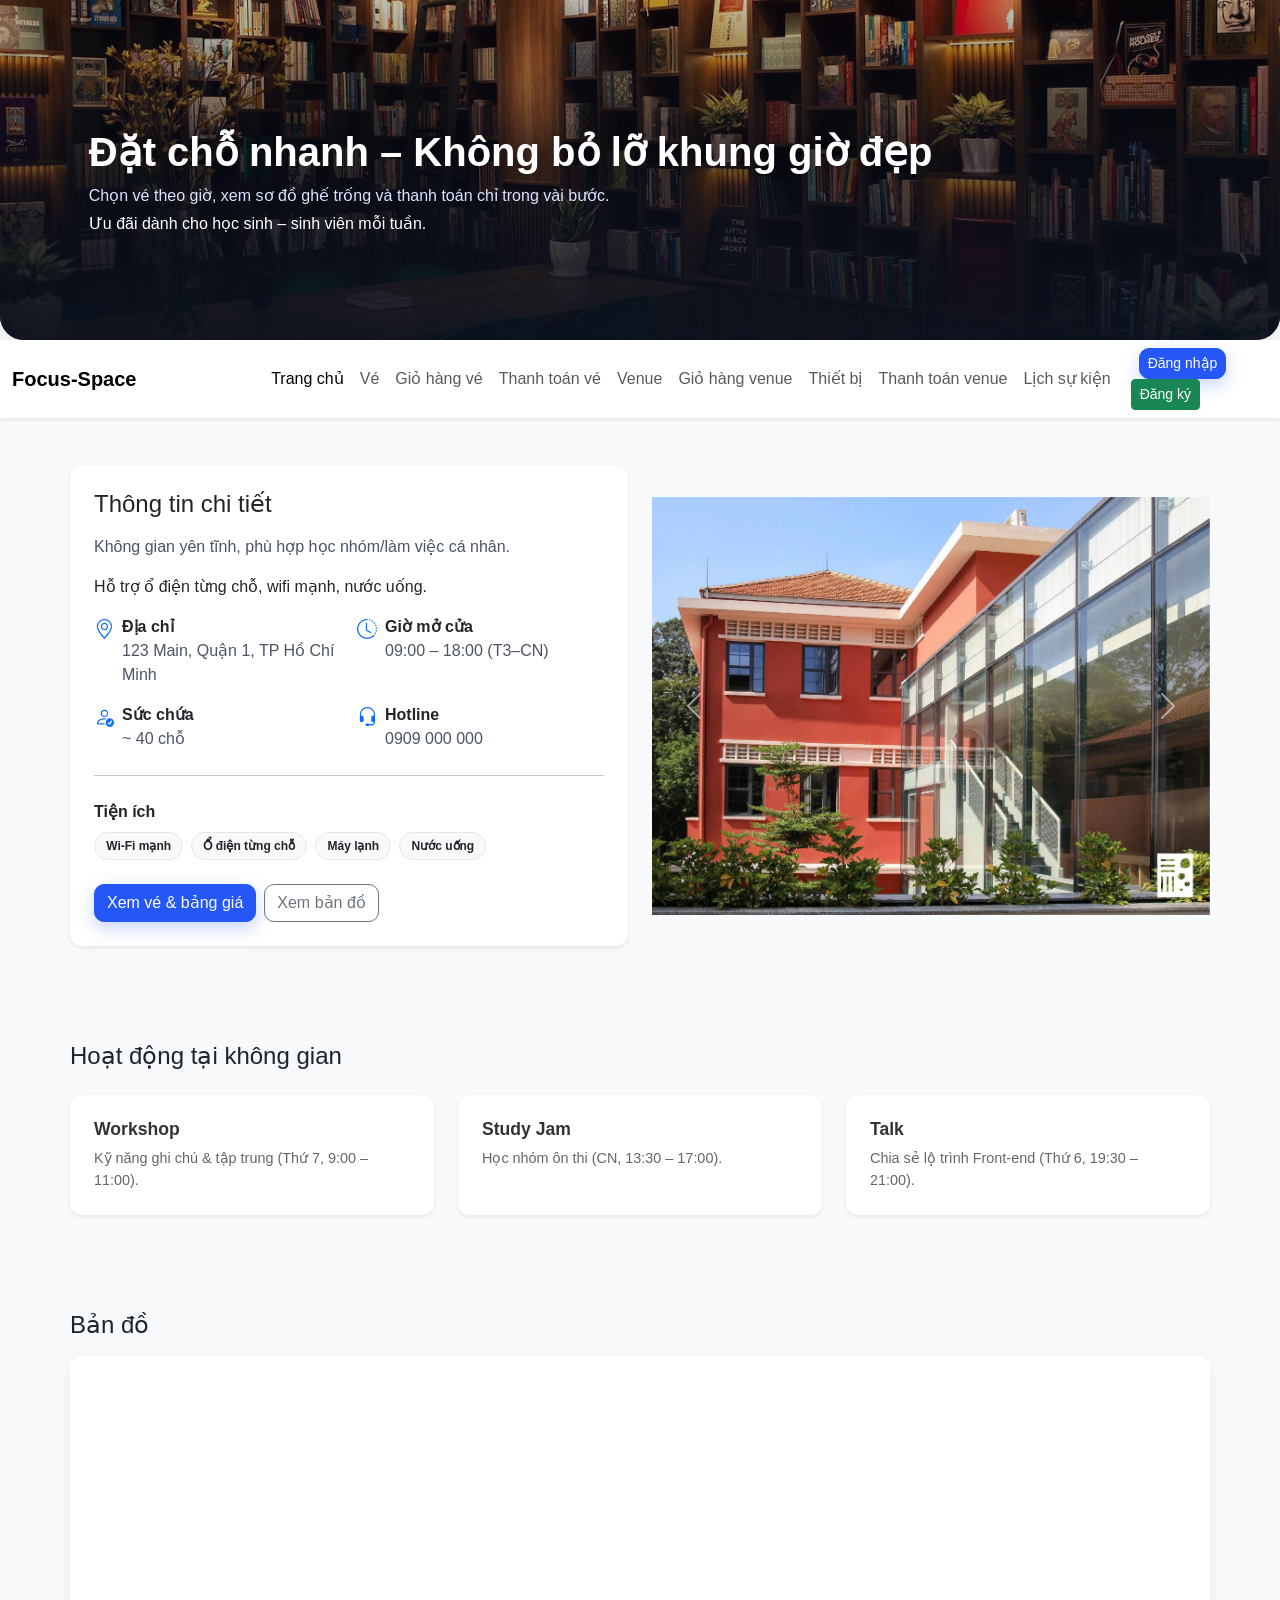
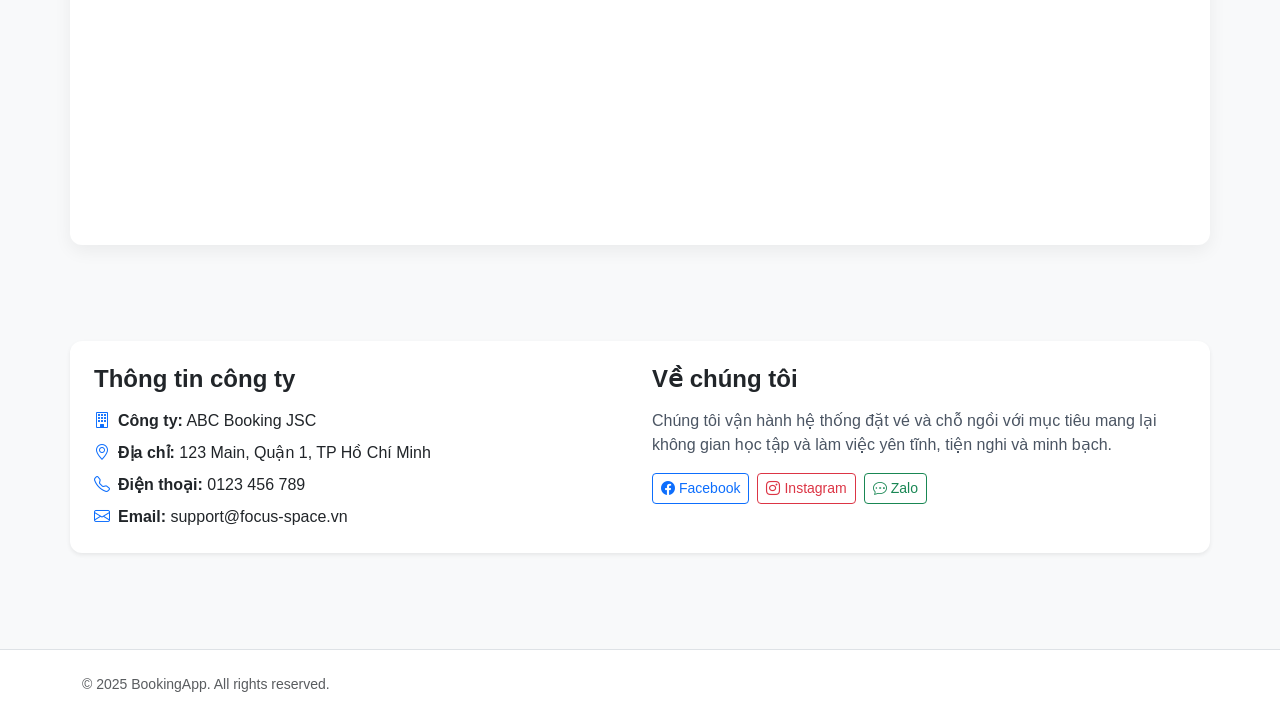
<file: Frontend/index.html>
<!doctype html>
<html lang="vi">
<head>
  <meta charset="utf-8" />
  <meta name="viewport" content="width=device-width,initial-scale=1" />
  <title>Focus-Space</title>

  <!-- Bootstrap & Icons -->
  <link href="https://cdn.jsdelivr.net/npm/bootstrap@5.3.3/dist/css/bootstrap.min.css" rel="stylesheet">
  <link href="https://cdn.jsdelivr.net/npm/bootstrap-icons@1.11.3/font/bootstrap-icons.css" rel="stylesheet">
  <!-- CSS của bạn -->
  <link rel="stylesheet" href="./assets/css/styles.css">
</head>
<body class="bg-light">

  <!-- HERO -->
  <section class="hero text-white d-flex align-items-end">
    <div class="container py-5">
      <h1 class="hero-title display-6 mb-2">Đặt chỗ nhanh – Không bỏ lỡ khung giờ đẹp</h1>
      <p class="hero-subtitle mb-1">Chọn vé theo giờ, xem sơ đồ ghế trống và thanh toán chỉ trong vài bước.</p>
      <p class="mb-0">Ưu đãi dành cho học sinh – sinh viên mỗi tuần.</p>
    </div>
  </section>

  <!-- NAVBAR -->
  <nav class="navbar navbar-expand-lg navbar-light bg-white shadow-sm sticky-top">
    <div class="container">
      <a class="navbar-brand fw-semibold" href="#details">Focus-Space</a>
      <button class="navbar-toggler" data-bs-toggle="collapse" data-bs-target="#nav">
        <span class="navbar-toggler-icon"></span>
      </button>
      <div id="nav" class="collapse navbar-collapse">
        <ul class="navbar-nav ms-auto">
          <li class="nav-item"><a class="nav-link active" href="index.html">Trang chủ</a></li>
          <li class="nav-item"><a class="nav-link" href="tickets.html">Vé</a></li>
          <li class="nav-item"><a class="nav-link" href="cart.html">Giỏ hàng vé</a></li>
          <li class="nav-item"><a class="nav-link" href="transactions.html">Thanh toán vé</a></li>
          <li class="nav-item"><a class="nav-link" href="venues.html">Venue</a></li>
          <li class="nav-item"><a class="nav-link" href="booking.html">Giỏ hàng venue</a></li>
          <li class="nav-item"><a class="nav-link" href="devices.html">Thiết bị</a></li>
          <li class="nav-item"><a class="nav-link" href="transactions_venue.html">Thanh toán venue</a></li>
          <li class="nav-item"><a class="nav-link" href="history.html">Lịch sự kiện</a></li>
        </ul>
      </div>
         <!-- Trong NAVBAR -->
      
    </div>
    <div class="auth-bar">
      <span id="welcome" class="me-2 text-muted"></span>
      <button class="btn btn-sm btn-primary" id="btn_login" data-bs-toggle="modal" data-bs-target="#loginModal">Đăng nhập</button>
      <button class="btn btn-sm btn-success" id="btn_register" data-bs-toggle="modal" data-bs-target="#registerModal">Đăng ký</button>
      <button class="btn btn-sm btn-danger d-none" id="btn_logout">Đăng xuất</button>
    </div>
  </nav>

  <!-- THÔNG TIN CHI TIẾT -->
  <section id="details" class="section container py-5">
    <div class="row g-4 align-items-center">
      <div class="col-lg-6">
        <div class="card h-100 shadow-sm">
          <div class="card-body p-4">
            <h2 class="h4 mb-3">Thông tin chi tiết</h2>
            <p class="text-muted-ink mb-3">Không gian yên tĩnh, phù hợp học nhóm/làm việc cá nhân.</p>
            <p>Hỗ trợ ổ điện từng chỗ, wifi mạnh, nước uống.</p>

            <div class="row g-3">
              <div class="col-sm-6">
                <div class="d-flex align-items-start gap-2">
                  <i class="bi bi-geo-alt text-primary fs-5"></i>
                  <div>
                    <div class="fw-semibold">Địa chỉ</div>
                    <div class="text-muted-ink">123 Main, Quận 1, TP Hồ Chí Minh</div>
                  </div>
                </div>
              </div>
              <div class="col-sm-6">
                <div class="d-flex align-items-start gap-2">
                  <i class="bi bi-clock-history text-primary fs-5"></i>
                  <div>
                    <div class="fw-semibold">Giờ mở cửa</div>
                    <div class="text-muted-ink">09:00 – 18:00 (T3–CN)</div>
                  </div>
                </div>
              </div>
              <div class="col-sm-6">
                <div class="d-flex align-items-start gap-2">
                  <i class="bi bi-person-check text-primary fs-5"></i>
                  <div>
                    <div class="fw-semibold">Sức chứa</div>
                    <div class="text-muted-ink">~ 40 chỗ</div>
                  </div>
                </div>
              </div>
              <div class="col-sm-6">
                <div class="d-flex align-items-start gap-2">
                  <i class="bi bi-headset text-primary fs-5"></i>
                  <div>
                    <div class="fw-semibold">Hotline</div>
                    <div class="text-muted-ink">0909 000 000</div>
                  </div>
                </div>
              </div>
            </div>

            <hr class="my-4">

            <div class="mb-2 fw-semibold">Tiện ích</div>
            <div class="d-flex flex-wrap gap-2 mb-4">
              <span class="badge bg-light text-dark border">Wi‑Fi mạnh</span>
              <span class="badge bg-light text-dark border">Ổ điện từng chỗ</span>
              <span class="badge bg-light text-dark border">Máy lạnh</span>
              <span class="badge bg-light text-dark border">Nước uống</span>
            </div>

            <div class="d-flex gap-2">
              <a href="tickets.html" class="btn btn-primary">Xem vé & bảng giá</a>
              <a href="#map" class="btn btn-outline-secondary">Xem bản đồ</a>
            </div>

          </div>
        </div>
      </div>

      <div class="col-lg-6">
        <div id="venueCarousel" class="carousel slide" data-bs-ride="carousel">
          <div class="carousel-inner">
            <div class="carousel-item active">
              <img src="./assets/img/152.jpg" class="d-block w-100" alt="Không gian đọc">
            </div>
            <div class="carousel-item">
              <img src="./assets/img/N7.jpg" class="d-block w-100" alt="Không gian đọc">
            </div>
            <div class="carousel-item">
              <img src="./assets/img/L1.jpg" class="d-block w-100" alt="Không gian đọc">
            </div>
            <div class="carousel-item">
              <img src="./assets/img/N4.jpg" class="d-block w-100" alt="Không gian đọc">
            </div>
            <div class="carousel-item">
              <img src="./assets/img/L3.jpg" class="d-block w-100" alt="Không gian đọc">
            </div>
            <div class="carousel-item">
              <img src="./assets/img/L5.jpg" class="d-block w-100" alt="Không gian đọc">
            </div>
          </div>
          <button class="carousel-control-prev" type="button" data-bs-target="#venueCarousel" data-bs-slide="prev">
            <span class="carousel-control-prev-icon"></span>
          </button>
          <button class="carousel-control-next" type="button" data-bs-target="#venueCarousel" data-bs-slide="next">
            <span class="carousel-control-next-icon"></span>
          </button>
        </div>
      </div>
    </div>
  </section>

  <!-- HOẠT ĐỘNG -->
  <section id="activities" class="section container py-5">
    <h2 class="h4 mb-4">Hoạt động tại không gian</h2>
    <div class="row g-4">
      <div class="col-md-4">
        <div class="card shadow-sm h-100">
          <div class="card-body">
            <h5 class="card-title">Workshop</h5>
            <p class="card-text">Kỹ năng ghi chú & tập trung (Thứ 7, 9:00 – 11:00).</p>
          </div>
        </div>
      </div>
      <div class="col-md-4">
        <div class="card shadow-sm h-100">
          <div class="card-body">
            <h5 class="card-title">Study Jam</h5>
            <p class="card-text">Học nhóm ôn thi (CN, 13:30 – 17:00).</p>
          </div>
        </div>
      </div>
      <div class="col-md-4">
        <div class="card shadow-sm h-100">
          <div class="card-body">
            <h5 class="card-title">Talk</h5>
            <p class="card-text">Chia sẻ lộ trình Front-end (Thứ 6, 19:30 – 21:00).</p>
          </div>
        </div>
      </div>
    </div>
  </section>

  <!-- MAP -->
  <section id="map" class="section container py-5">
    <h2 class="h4 mb-3">Bản đồ</h2>
    <div class="card">
      <div class="card-body p-0">
        <div class="ratio ratio-21x9">
          <iframe
            src="https://www.google.com/maps/embed?pb=!1m18!1m12!1m3!1d3919.433703116215!2d106.69300699999999!3d10.779219299999998!2m3!1f0!2f0!3f0!3m2!1i1024!2i768!4f13.1!3m3!1m2!1s0x31752f3768e72937%3A0x8c2f12a9ec9bb150!2zMTUyIE5hbSBLw70gS2jhu59pIE5naMSpYSwgQsOibiBOZ2jDqywgUXXhuq1uIDEsIFRow6BuaCBwaOG7kSBI4buTIENow60gTWluaCwgVmnhu4d0IE5hbQ!5e0!3m2!1svi!2s!4v1724100000000!5m2!1svi!2s"
            loading="lazy" style="border:0;" allowfullscreen referrerpolicy="no-referrer-when-downgrade">
          </iframe>
        </div>
      </div>
    </div>
  </section>

  <!-- TRANG TĨNH: THÔNG TIN CÔNG TY + MXH -->
  <section id="about" class="section container py-5">
    <div class="card shadow-sm border-0">
      <div class="card-body p-4">
        <div class="row g-4">
          <!-- Cột 1: Liên hệ -->
          <div class="col-md-6">
            <h4 class="fw-bold mb-3">Thông tin công ty</h4>
            <p class="mb-2"><i class="bi bi-building text-primary me-2"></i><b>Công ty:</b> ABC Booking JSC</p>
            <p class="mb-2"><i class="bi bi-geo-alt text-primary me-2"></i><b>Địa chỉ:</b> 123 Main, Quận 1, TP Hồ Chí Minh</p>
            <p class="mb-2"><i class="bi bi-telephone text-primary me-2"></i><b>Điện thoại:</b> 0123 456 789</p>
            <p class="mb-0"><i class="bi bi-envelope text-primary me-2"></i><b>Email:</b> support@focus-space.vn</p>
          </div>
          <!-- Cột 2: Giới thiệu + MXH -->
          <div class="col-md-6">
            <h4 class="fw-bold mb-3">Về chúng tôi</h4>
            <p class="text-muted-ink">Chúng tôi vận hành hệ thống đặt vé và chỗ ngồi với mục tiêu mang lại không gian học tập và làm việc yên tĩnh, tiện nghi và minh bạch.</p>
            <div class="d-flex flex-wrap gap-2 mt-2">
              <a class="btn btn-outline-primary btn-sm" href="https://facebook.com/" target="_blank" rel="noopener"><i class="bi bi-facebook me-1"></i>Facebook</a>
              <a class="btn btn-outline-danger btn-sm" href="https://instagram.com/" target="_blank" rel="noopener"><i class="bi bi-instagram me-1"></i>Instagram</a>
              <a class="btn btn-outline-success btn-sm" href="https://zalo.me/" target="_blank" rel="noopener"><i class="bi bi-chat-dots me-1"></i>Zalo</a>
            </div>
          </div>
        </div>
      </div>
    </div>
  </section>

  <!-- FOOTER -->
  <footer class="py-4 bg-white border-top mt-5">
    <div class="container small text-muted">
      © 2025 BookingApp. All rights reserved.
    </div>
  </footer>

 <!-- ALERT -->
<div id="alertBox" class="alert d-none position-fixed top-0 start-50 translate-middle-x mt-3" role="alert" style="z-index: 9999;"></div>

<!-- Modal Đăng nhập -->
<div class="modal fade" id="loginModal" tabindex="-1">
  <div class="modal-dialog">
    <div class="modal-content">
      <div class="modal-header">
        <h5 class="modal-title">Đăng nhập</h5>
        <button type="button" class="btn-close" data-bs-dismiss="modal"></button>
      </div>
      <div class="modal-body">
        <form id="loginForm">
          <div class="mb-3">
            <label class="form-label">Tên đăng nhập</label>
            <input type="text" class="form-control" id="loginUsername" required>
          </div>
          <div class="mb-3">
            <label class="form-label">Mật khẩu</label>
            <input type="password" class="form-control" id="loginPassword" required>
          </div>
          <button type="submit" class="btn btn-primary w-100">Đăng nhập</button>
        </form>
        <div class="mt-2 text-center">
          Bạn chưa có tài khoản? <a href="#" data-bs-dismiss="modal" data-bs-toggle="modal" data-bs-target="#registerModal">Đăng ký ngay</a>
        </div>
      </div>
    </div>
  </div>
</div>


<!-- Modal Đăng ký -->
<div class="modal fade" id="registerModal" tabindex="-1">
  <div class="modal-dialog">
    <div class="modal-content">
      <div class="modal-header">
        <h5 class="modal-title">Đăng ký</h5>
        <button type="button" class="btn-close" data-bs-dismiss="modal"></button>
      </div>
      <div class="modal-body">
        <form id="registerForm">
          <div class="mb-3">
            <label class="form-label">Tên đăng nhập</label>
            <input type="text" class="form-control" id="regUsername" required>
          </div>
          <div class="mb-3">
            <label class="form-label">Mật khẩu</label>
            <input type="password" class="form-control" id="regPassword" required>
          </div>
          <div class="mb-3">
            <label class="form-label">Họ tên</label>
            <input type="text" class="form-control" id="regFullname" required>
          </div>
          <div class="mb-3">
            <label class="form-label">Email</label>
            <input type="email" class="form-control" id="regEmail" required>
          </div>
          <button type="submit" class="btn btn-success w-100">Đăng ký</button>
        </form>
        <div class="mt-2 text-center">
          Đã có tài khoản? <a href="#" data-bs-dismiss="modal" data-bs-toggle="modal" data-bs-target="#loginModal">Đăng nhập ngay</a>
        </div>
      </div>
    </div>
  </div>
</div>



<script src="https://cdn.jsdelivr.net/npm/bootstrap@5.3.3/dist/js/bootstrap.bundle.min.js"></script>

<!-- các script khác của bạn -->
<script src="./assets/js/api.js"></script>
<script src="./assets/js/auth.js"></script>
<script src="./assets/js/app.js"></script>


</body>
</html>
</file>
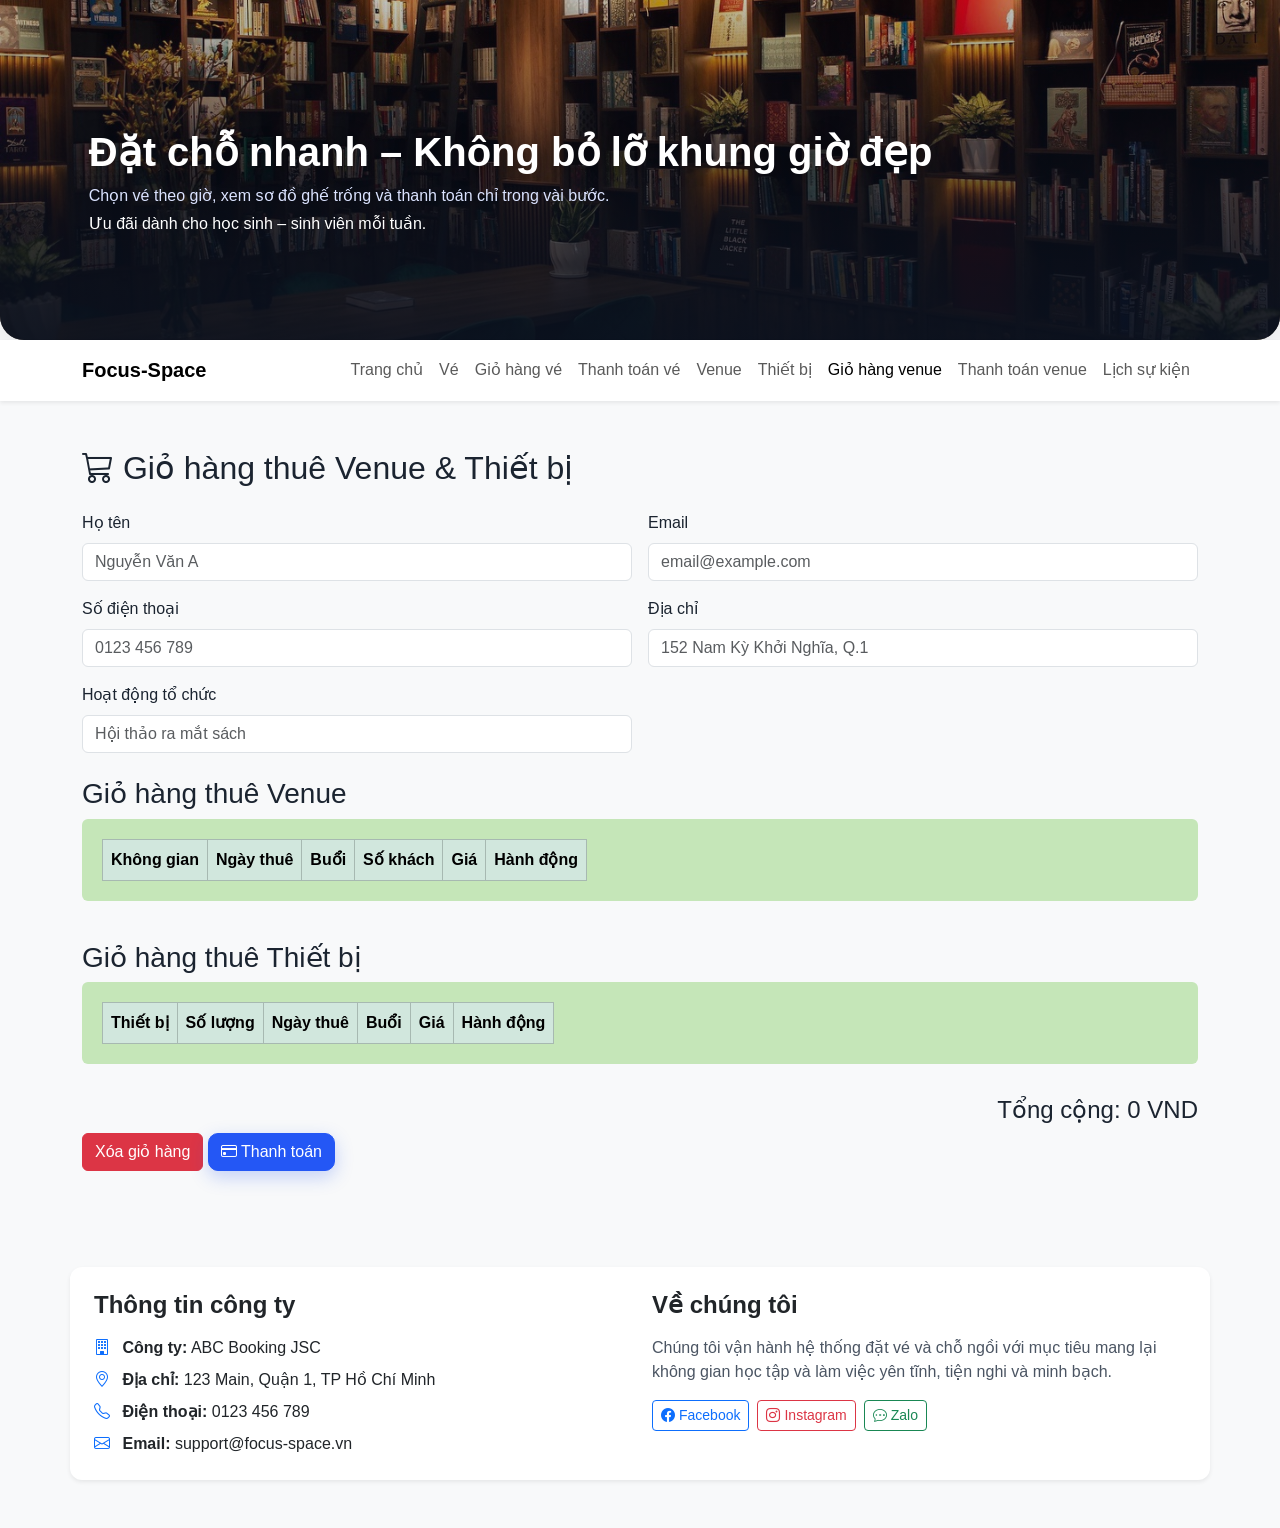
<file: Frontend/booking.html>
<!doctype html>
<html lang="vi">
<head>
  <meta charset="utf-8" />
  <meta name="viewport" content="width=device-width,initial-scale=1" />
  <title>Focus-Space</title>

  <!-- Bootstrap & Icons -->
  <link href="https://cdn.jsdelivr.net/npm/bootstrap@5.3.3/dist/css/bootstrap.min.css" rel="stylesheet">
  <link href="https://cdn.jsdelivr.net/npm/bootstrap-icons@1.11.3/font/bootstrap-icons.css" rel="stylesheet">
  <!-- CSS của bạn -->
  <link rel="stylesheet" href="./assets/css/styles.css">
</head>
<body class="bg-light">

  <!-- HERO -->
  <section class="hero text-white d-flex align-items-end">
    <div class="container py-5">
      <h1 class="hero-title display-6 mb-2">Đặt chỗ nhanh – Không bỏ lỡ khung giờ đẹp</h1>
      <p class="hero-subtitle mb-1">Chọn vé theo giờ, xem sơ đồ ghế trống và thanh toán chỉ trong vài bước.</p>
      <p class="mb-0">Ưu đãi dành cho học sinh – sinh viên mỗi tuần.</p>
    </div>
  </section>

  <!-- NAVBAR -->
  <nav class="navbar navbar-expand-lg navbar-light bg-white shadow-sm sticky-top">
    <div class="container">
      <a class="navbar-brand fw-semibold" href="#details">Focus-Space</a>
      <button class="navbar-toggler" data-bs-toggle="collapse" data-bs-target="#nav">
        <span class="navbar-toggler-icon"></span>
      </button>
      <div id="nav" class="collapse navbar-collapse">
        <ul class="navbar-nav ms-auto">
          <li class="nav-item"><a class="nav-link" href="index.html">Trang chủ</a></li>
          <li class="nav-item"><a class="nav-link" href="tickets.html">Vé</a></li>
          <li class="nav-item"><a class="nav-link" href="cart.html">Giỏ hàng vé</a></li>
          <li class="nav-item"><a class="nav-link" href="transactions.html">Thanh toán vé</a></li>
          <li class="nav-item"><a class="nav-link" href="venues.html">Venue</a></li>
          <li class="nav-item"><a class="nav-link" href="devices.html">Thiết bị</a></li>
          <li class="nav-item"><a class="nav-link active" href="booking.html">Giỏ hàng venue</a></li>
          <li class="nav-item"><a class="nav-link" href="transactions_venue.html">Thanh toán venue</a></li>
          <li class="nav-item"><a class="nav-link" href="history.html">Lịch sự kiện</a></li>
        </ul>
      </div>
    </div>
  </nav>
</head>
<body>

<div class="container py-5">
  <h2 class="mb-4"><i class="bi bi-cart3"></i> Giỏ hàng thuê Venue & Thiết bị</h2>

  <!-- Form khách hàng -->
  <form class="row g-3 mb-4">
  <div class="col-md-6">
    <label class="form-label">Họ tên</label>
    <input type="text" id="cusName" class="form-control" placeholder="Nguyễn Văn A">
  </div>
  <div class="col-md-6">
    <label class="form-label">Email</label>
    <input type="email" id="cusEmail" class="form-control" placeholder="email@example.com">
  </div>
  <div class="col-md-6">
    <label class="form-label">Số điện thoại</label>
    <input type="text" id="cusPhone" class="form-control" placeholder="0123 456 789">
  </div>
  <div class="col-md-6">
    <label class="form-label">Địa chỉ</label>
    <input type="text" id="cusAddr" class="form-control" placeholder="152 Nam Kỳ Khởi Nghĩa, Q.1">
  </div>
  <div class="col-md-6">
    <label class="form-label">Hoạt động tổ chức</label>
    <input type="text" id="cusNote" class="form-control" placeholder="Hội thảo ra mắt sách">
  </div>
</form>

  <h3 class="mt-4">Giỏ hàng thuê Venue</h3>
<table class="table table-bordered">
  <thead class="table-success">
    <tr>
      <th>Không gian</th>
      <th>Ngày thuê</th>
      <th>Buổi</th>
      <th>Số khách</th>
      <th>Giá</th>
      <th>Hành động</th>
    </tr>
  </thead>
  <tbody id="booking-venue-list"></tbody>
</table>

<h3 class="mt-4">Giỏ hàng thuê Thiết bị</h3>
<table class="table table-bordered">
  <thead class="table-success">
    <tr>
      <th>Thiết bị</th>
      <th>Số lượng</th>
      <th>Ngày thuê</th>
      <th>Buổi</th>
      <th>Giá</th>
      <th>Hành động</th>
    </tr>
  </thead>
  <tbody id="booking-device-list"></tbody>
</table>

<h4 class="text-end mt-3">Tổng cộng: <span id="booking-total">0 VND</span></h4>
  <button onclick="clearCart()" class="btn btn-danger">Xóa giỏ hàng</button>
  <button class="btn btn-primary" onclick="checkoutBooking()"><i class="bi bi-credit-card"></i> Thanh toán</button>
</div>
<!-- TRANG TĨNH: THÔNG TIN CÔNG TY (đẹp hơn + MXH) -->
  <section id="about" class="section container py-5">
    <div class="card shadow-sm border-0">
      <div class="card-body p-4">
        <div class="row g-4">
          <!-- Cột 1: Liên hệ -->
          <div class="col-md-6">
            <h4 class="fw-bold mb-3">Thông tin công ty</h4>
            <p class="mb-2">
              <i class="bi bi-building text-primary me-2"></i>
              <b>Công ty:</b> ABC Booking JSC
            </p>
            <p class="mb-2">
              <i class="bi bi-geo-alt text-primary me-2"></i>
              <b>Địa chỉ:</b> 123 Main, Quận 1, TP Hồ Chí Minh
            </p>
            <p class="mb-2">
              <i class="bi bi-telephone text-primary me-2"></i>
              <b>Điện thoại:</b> 0123 456 789
            </p>
            <p class="mb-0">
              <i class="bi bi-envelope text-primary me-2"></i>
              <b>Email:</b> support@focus-space.vn
            </p>
          </div>

          <!-- Cột 2: Giới thiệu + MXH -->
          <div class="col-md-6">
            <h4 class="fw-bold mb-3">Về chúng tôi</h4>
            <p class="text-muted-ink">
              Chúng tôi vận hành hệ thống đặt vé và chỗ ngồi với mục tiêu mang lại không gian học tập và làm việc yên tĩnh, tiện nghi và minh bạch.
            </p>
            <div class="d-flex flex-wrap gap-2 mt-2">
              <a class="btn btn-outline-primary btn-sm" href="https://facebook.com/" target="_blank" rel="noopener">
                <i class="bi bi-facebook me-1"></i>Facebook
              </a>
              <a class="btn btn-outline-danger btn-sm" href="https://instagram.com/" target="_blank" rel="noopener">
                <i class="bi bi-instagram me-1"></i>Instagram
              </a>
              <a class="btn btn-outline-success btn-sm" href="https://zalo.me/" target="_blank" rel="noopener">
                <i class="bi bi-chat-dots me-1"></i>Zalo
              </a>
            </div>
          </div>
        </div>
      </div>
    </div>
  </section>
<script src="./assets/js/common.js"></script>
<script src="./assets/js/booking.js"></script>
<script src="https://cdn.jsdelivr.net/npm/bootstrap@5.3.3/dist/js/bootstrap.bundle.min.js"></script>
</body>
</html>
</file>
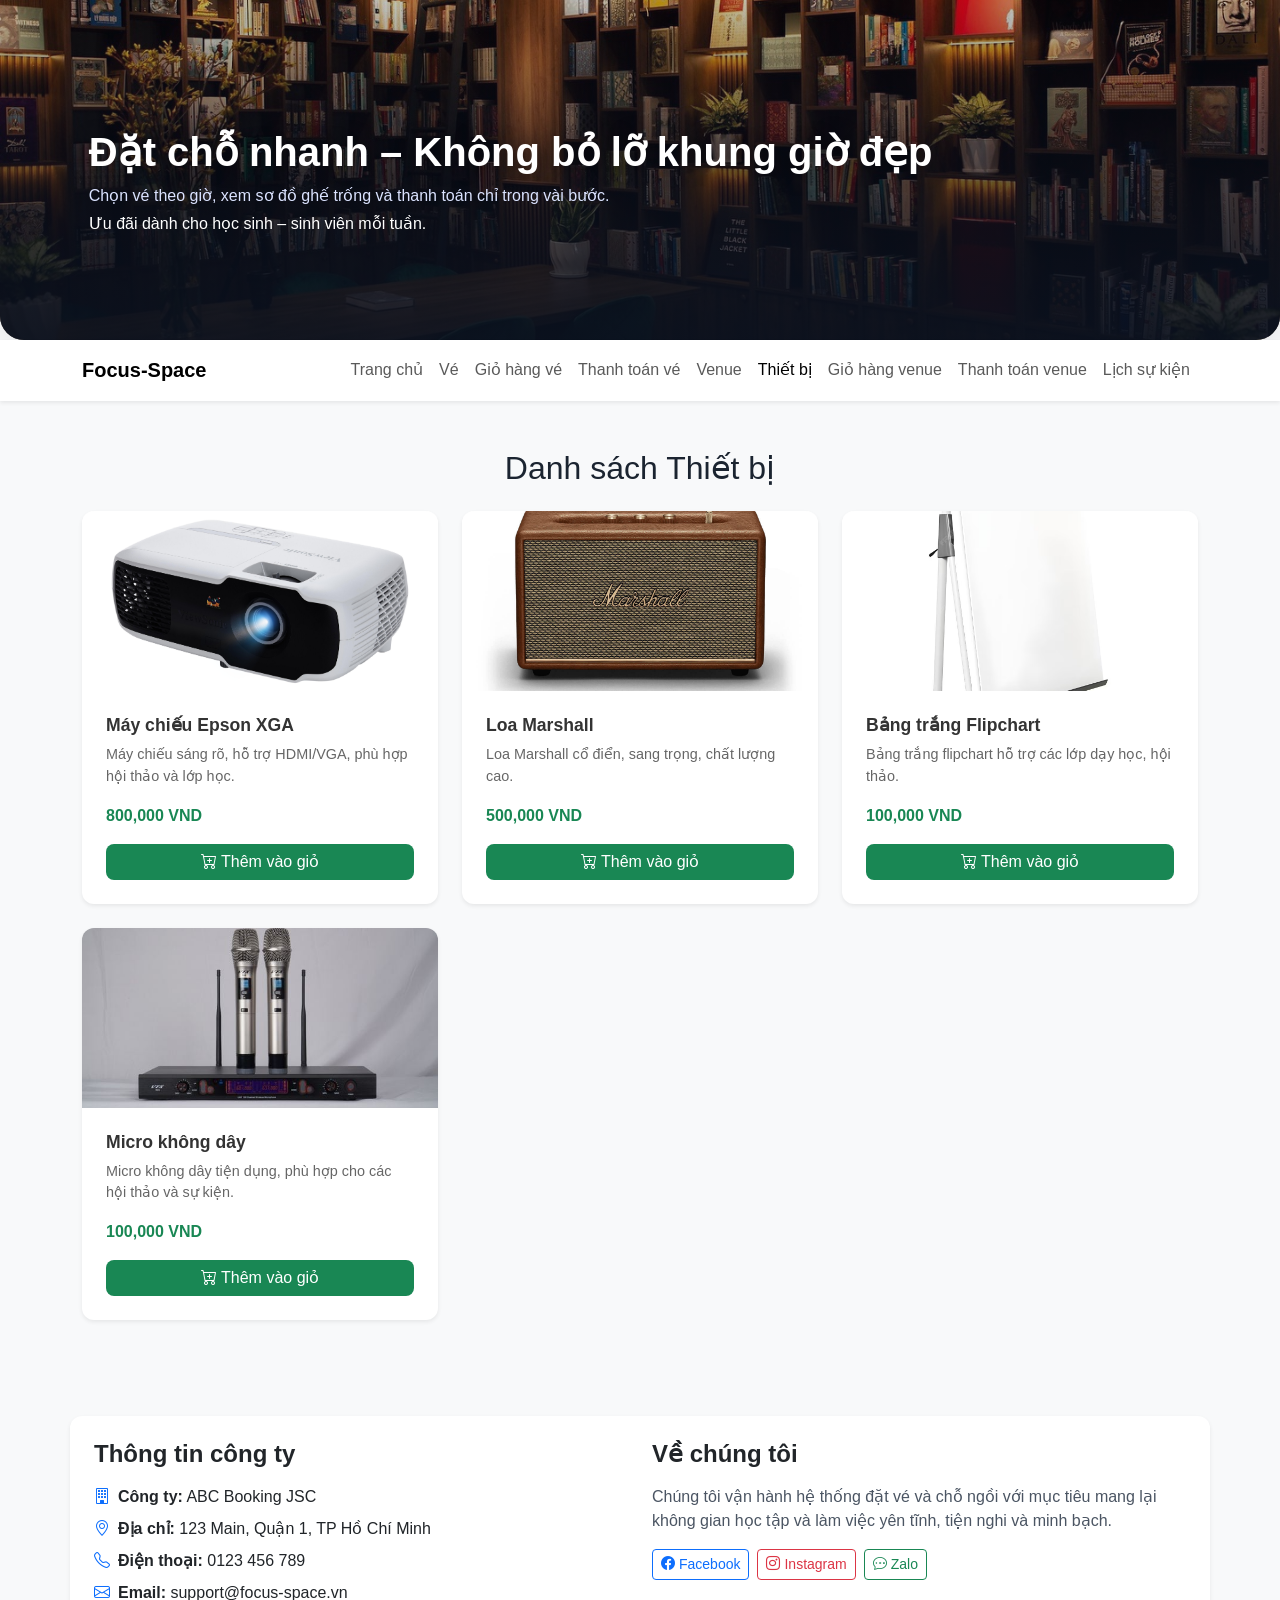
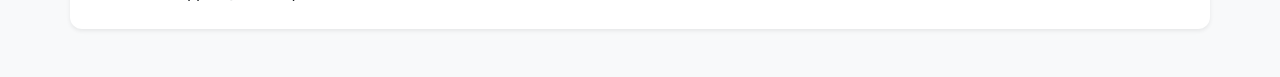
<file: Frontend/devices.html>
<!doctype html>
<html lang="vi">
<head>
  <meta charset="utf-8" />
  <meta name="viewport" content="width=device-width,initial-scale=1" />
  <title>Focus-Space</title>

  <!-- Bootstrap & Icons -->
  <link href="https://cdn.jsdelivr.net/npm/bootstrap@5.3.3/dist/css/bootstrap.min.css" rel="stylesheet">
  <link href="https://cdn.jsdelivr.net/npm/bootstrap-icons@1.11.3/font/bootstrap-icons.css" rel="stylesheet">
  <!-- CSS của bạn -->
  <link rel="stylesheet" href="./assets/css/styles.css">
</head>
<body class="bg-light">

  <!-- HERO -->
  <section class="hero text-white d-flex align-items-end">
    <div class="container py-5">
      <h1 class="hero-title display-6 mb-2">Đặt chỗ nhanh – Không bỏ lỡ khung giờ đẹp</h1>
      <p class="hero-subtitle mb-1">Chọn vé theo giờ, xem sơ đồ ghế trống và thanh toán chỉ trong vài bước.</p>
      <p class="mb-0">Ưu đãi dành cho học sinh – sinh viên mỗi tuần.</p>
    </div>
  </section>

  <!-- NAVBAR -->
  <nav class="navbar navbar-expand-lg navbar-light bg-white shadow-sm sticky-top">
    <div class="container">
      <a class="navbar-brand fw-semibold" href="#details">Focus-Space</a>
      <button class="navbar-toggler" data-bs-toggle="collapse" data-bs-target="#nav">
        <span class="navbar-toggler-icon"></span>
      </button>
      <div id="nav" class="collapse navbar-collapse">
        <ul class="navbar-nav ms-auto">
          <li class="nav-item"><a class="nav-link" href="index.html">Trang chủ</a></li>
          <li class="nav-item"><a class="nav-link" href="tickets.html">Vé</a></li>
          <li class="nav-item"><a class="nav-link" href="cart.html">Giỏ hàng vé</a></li>
          <li class="nav-item"><a class="nav-link" href="transactions.html">Thanh toán vé</a></li>
          <li class="nav-item"><a class="nav-link" href="venues.html">Venue</a></li>
          <li class="nav-item"><a class="nav-link active" href="devices.html">Thiết bị</a></li>
          <li class="nav-item"><a class="nav-link" href="booking.html">Giỏ hàng venue</a></li>
          <li class="nav-item"><a class="nav-link" href="transactions_venue.html">Thanh toán venue</a></li>
          <li class="nav-item"><a class="nav-link" href="history.html">Lịch sự kiện</a></li>
        </ul>
      </div>
    </div>
  </nav>

  <!-- Device list -->
  <div class="container py-5">
    <h2 class="text-center mb-4">Danh sách Thiết bị</h2>
    <div class="row g-4">

      <!-- Device 1 -->
      <div class="col-md-4">
        <div class="card h-100 shadow-sm">
          <img src="./assets/img/MC.jpg" class="card-img-top" alt="Máy chiếu Epson XGA">
          <div class="card-body">
            <h5 class="card-title">Máy chiếu Epson XGA</h5>
            <p class="card-text">Máy chiếu sáng rõ, hỗ trợ HDMI/VGA, phù hợp hội thảo và lớp học.</p>
            <p><strong>800,000 VND</strong></p>
            <button class="btn btn-success w-100"
              onclick="openDeviceModal('68cfa2d7575af3ca0a44a0f1','Máy chiếu Epson XGA',800000)">
              <i class="bi bi-cart-plus"></i> Thêm vào giỏ
            </button>
          </div>
        </div>
      </div>

      <!-- Device 2 -->
      <div class="col-md-4">
        <div class="card h-100 shadow-sm">
          <img src="./assets/img/MS1.jpg" class="card-img-top" alt="Loa Marshall">
          <div class="card-body">
            <h5 class="card-title">Loa Marshall</h5>
            <p class="card-text">Loa Marshall cổ điển, sang trọng, chất lượng cao.</p>
            <p><strong>500,000 VND</strong></p>
            <button class="btn btn-success w-100"
              onclick="openDeviceModal('68cfa2d7575af3ca0a44a0f2','Loa Marshall',500000)">
              <i class="bi bi-cart-plus"></i> Thêm vào giỏ
            </button>
          </div>
        </div>
      </div>

      <!-- Device 3 -->
      <div class="col-md-4">
        <div class="card h-100 shadow-sm">
          <img src="./assets/img/FC.jpg" class="card-img-top" alt="Bảng trắng">
          <div class="card-body">
            <h5 class="card-title">Bảng trắng Flipchart</h5>
            <p class="card-text">Bảng trắng flipchart hỗ trợ các lớp dạy học, hội thảo.</p>
            <p><strong>100,000 VND</strong></p>
            <button class="btn btn-success w-100"
              onclick="openDeviceModal('68cfa2d7575af3ca0a44a0f3','Bảng trắng Flipchart',100000)">
              <i class="bi bi-cart-plus"></i> Thêm vào giỏ
            </button>
          </div>
        </div>
      </div>

      <!-- Device 4 -->
      <div class="col-md-4">
        <div class="card h-100 shadow-sm">
          <img src="./assets/img/Mic.jpg" class="card-img-top" alt="Micro không dây">
          <div class="card-body">
            <h5 class="card-title">Micro không dây</h5>
            <p class="card-text">Micro không dây tiện dụng, phù hợp cho các hội thảo và sự kiện.</p>
            <p><strong>100,000 VND</strong></p>
            <button class="btn btn-success w-100"
              onclick="openDeviceModal('68cfa2d7575af3ca0a44a0f4','Micro không dây',100000)">
              <i class="bi bi-cart-plus"></i> Thêm vào giỏ
            </button>
          </div>
        </div>
      </div>
    </div>
  </div>

  <!-- Modal nhập thông tin thiết bị -->
  <div class="modal fade" id="deviceModal" tabindex="-1">
    <div class="modal-dialog">
      <div class="modal-content">
        <div class="modal-header">
          <h5 class="modal-title">Thêm thiết bị</h5>
          <button type="button" class="btn-close" data-bs-dismiss="modal"></button>
        </div>
        <div class="modal-body">
          <input type="hidden" id="deviceId">
          <input type="hidden" id="devicePrice">
          <div class="mb-3">
            <label class="form-label">Tên thiết bị</label>
            <input type="text" id="deviceName" class="form-control" readonly>
          </div>
          <div class="mb-3">
            <label class="form-label">Ngày thuê</label>
            <input type="date" id="deviceDate" class="form-control" required>
          </div>
          <div class="mb-3">
            <label class="form-label">Số lượng</label>
            <input type="number" id="deviceQty" class="form-control" min="1" value="1">
          </div>
        </div>
        <div class="modal-footer">
          <button type="button" class="btn btn-secondary" data-bs-dismiss="modal">Hủy</button>
          <button type="button" class="btn btn-primary" onclick="addDevice()">Xác nhận</button>
        </div>
      </div>
    </div>
  </div>
<!-- TRANG TĨNH: THÔNG TIN CÔNG TY + MXH -->
  <section id="about" class="section container py-5">
    <div class="card shadow-sm border-0">
      <div class="card-body p-4">
        <div class="row g-4">
          <!-- Cột 1: Liên hệ -->
          <div class="col-md-6">
            <h4 class="fw-bold mb-3">Thông tin công ty</h4>
            <p class="mb-2"><i class="bi bi-building text-primary me-2"></i><b>Công ty:</b> ABC Booking JSC</p>
            <p class="mb-2"><i class="bi bi-geo-alt text-primary me-2"></i><b>Địa chỉ:</b> 123 Main, Quận 1, TP Hồ Chí Minh</p>
            <p class="mb-2"><i class="bi bi-telephone text-primary me-2"></i><b>Điện thoại:</b> 0123 456 789</p>
            <p class="mb-0"><i class="bi bi-envelope text-primary me-2"></i><b>Email:</b> support@focus-space.vn</p>
          </div>
          <!-- Cột 2: Giới thiệu + MXH -->
          <div class="col-md-6">
            <h4 class="fw-bold mb-3">Về chúng tôi</h4>
            <p class="text-muted-ink">Chúng tôi vận hành hệ thống đặt vé và chỗ ngồi với mục tiêu mang lại không gian học tập và làm việc yên tĩnh, tiện nghi và minh bạch.</p>
            <div class="d-flex flex-wrap gap-2 mt-2">
              <a class="btn btn-outline-primary btn-sm" href="https://facebook.com/" target="_blank" rel="noopener"><i class="bi bi-facebook me-1"></i>Facebook</a>
              <a class="btn btn-outline-danger btn-sm" href="https://instagram.com/" target="_blank" rel="noopener"><i class="bi bi-instagram me-1"></i>Instagram</a>
              <a class="btn btn-outline-success btn-sm" href="https://zalo.me/" target="_blank" rel="noopener"><i class="bi bi-chat-dots me-1"></i>Zalo</a>
            </div>
          </div>
        </div>
      </div>
    </div>
  </section>
  <!-- Script -->
  <script src="./assets/js/common.js"></script>
  <script src="./assets/js/devices.js"></script>
  <script src="https://cdn.jsdelivr.net/npm/bootstrap@5.3.3/dist/js/bootstrap.bundle.min.js"></script>
</body>
</html>
</file>
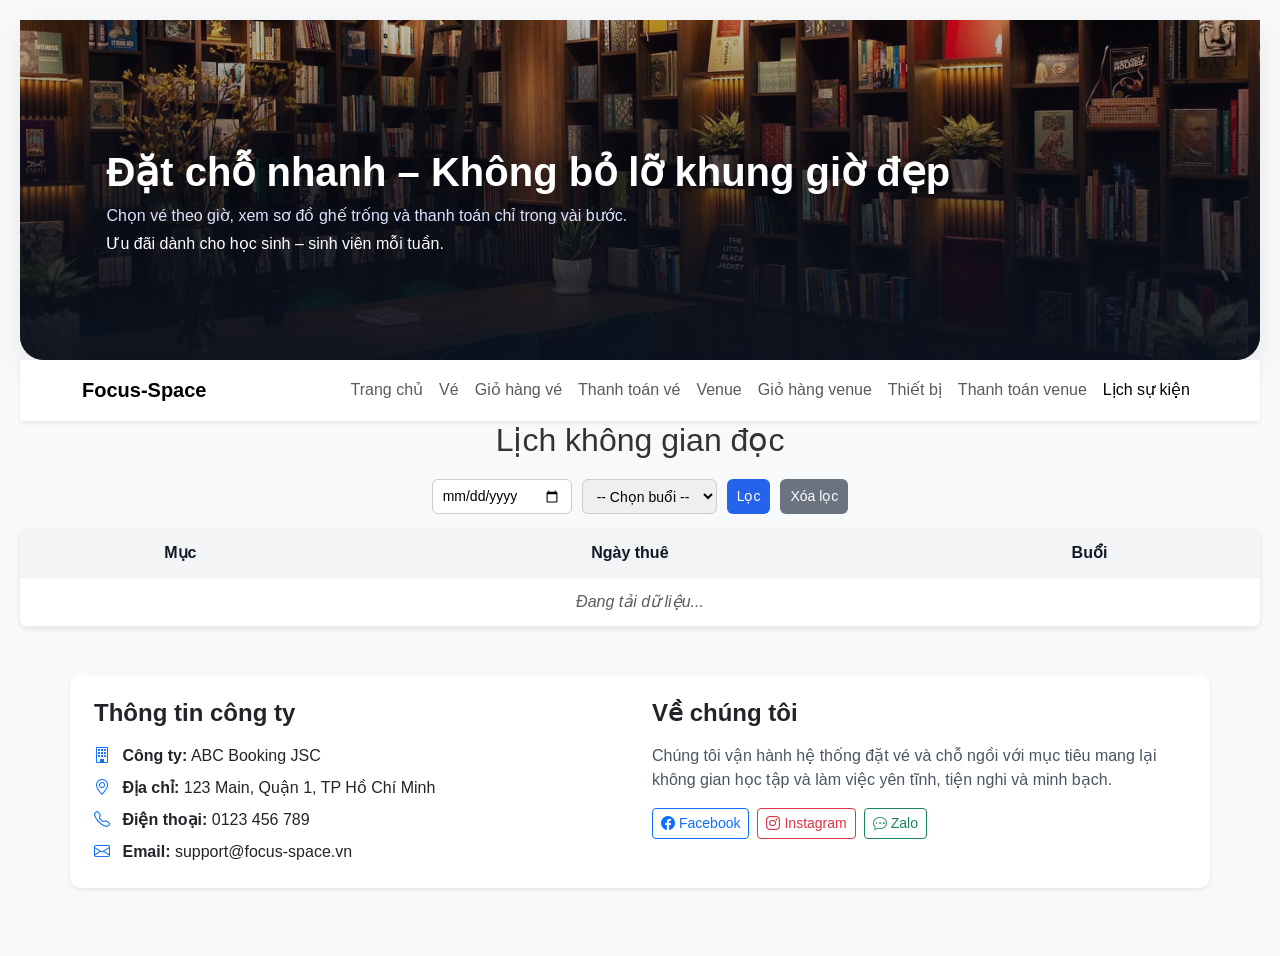
<file: Frontend/history.html>
<!doctype html>
<html lang="vi">
<head>
  <meta charset="utf-8" />
  <meta name="viewport" content="width=device-width,initial-scale=1" />
  <title>Focus-Space</title>

  <!-- Bootstrap & Icons -->
  <link href="https://cdn.jsdelivr.net/npm/bootstrap@5.3.3/dist/css/bootstrap.min.css" rel="stylesheet">
  <link href="https://cdn.jsdelivr.net/npm/bootstrap-icons@1.11.3/font/bootstrap-icons.css" rel="stylesheet">
  <!-- CSS của bạn -->
  <link rel="stylesheet" href="./assets/css/styles.css">
</head>
<body class="bg-light">

  <!-- HERO -->
  <section class="hero text-white d-flex align-items-end">
    <div class="container py-5">
      <h1 class="hero-title display-6 mb-2">Đặt chỗ nhanh – Không bỏ lỡ khung giờ đẹp</h1>
      <p class="hero-subtitle mb-1">Chọn vé theo giờ, xem sơ đồ ghế trống và thanh toán chỉ trong vài bước.</p>
      <p class="mb-0">Ưu đãi dành cho học sinh – sinh viên mỗi tuần.</p>
    </div>
  </section>

  <!-- NAVBAR -->
  <nav class="navbar navbar-expand-lg navbar-light bg-white shadow-sm sticky-top">
    <div class="container">
      <a class="navbar-brand fw-semibold" href="#details">Focus-Space</a>
      <button class="navbar-toggler" data-bs-toggle="collapse" data-bs-target="#nav">
        <span class="navbar-toggler-icon"></span>
      </button>
      <div id="nav" class="collapse navbar-collapse">
        <ul class="navbar-nav ms-auto">
          <li class="nav-item"><a class="nav-link" href="index.html">Trang chủ</a></li>
          <li class="nav-item"><a class="nav-link" href="tickets.html">Vé</a></li>
          <li class="nav-item"><a class="nav-link " href="cart.html">Giỏ hàng vé</a></li>
          <li class="nav-item"><a class="nav-link" href="transactions.html">Thanh toán vé</a></li>
          <li class="nav-item"><a class="nav-link" href="venues.html">Venue</a></li>
          <li class="nav-item"><a class="nav-link" href="booking.html">Giỏ hàng venue</a></li>
          <li class="nav-item"><a class="nav-link" href="devices.html">Thiết bị</a></li>
          <li class="nav-item"><a class="nav-link" href="transactions_venue.html">Thanh toán venue</a></li>
          <li class="nav-item"><a class="nav-link active" href="history.html">Lịch sự kiện</a></li>
        </ul>
      </div>
    </div>
  </nav>
  <style>
    body {
      font-family: "Segoe UI", Arial, sans-serif;
      background: #f9fafb;
      margin: 0;
      padding: 20px;
    }
    h2 {
      text-align: center;
      color: #333;
      margin-bottom: 20px;
    }
    .filter-bar {
      display: flex;
      justify-content: center;
      gap: 10px;
      margin-bottom: 15px;
    }
    input, select, button {
      padding: 6px 10px;
      border: 1px solid #ccc;
      border-radius: 6px;
      font-size: 14px;
    }
    button {
      background: #2563eb;
      color: #fff;
      border: none;
      cursor: pointer;
      transition: 0.2s;
    }
    button:hover {
      background: #1d4ed8;
    }
    button:disabled {
      background: #9ca3af;
      cursor: not-allowed;
    }
    table {
      width: 100%;
      border-collapse: collapse;
      background: #fff;
      border-radius: 8px;
      overflow: hidden;
      box-shadow: 0 2px 5px rgba(0,0,0,0.1);
    }
    th, td {
      padding: 12px;
      text-align: center;
      border-bottom: 1px solid #eee;
    }
    th {
      background: #f3f4f6;
      color: #111827;
      font-weight: 600;
    }
    tr:hover {
      background: #f9fafb;
    }
    .text-muted {
      color: #6b7280;
      font-style: italic;
    }
  </style>
</head>
<body>
  <h2>Lịch không gian đọc</h2>

  <div class="filter-bar">
    <input type="date" id="filterDate">
    <select id="filterSession">
      <option value="">-- Chọn buổi --</option>
      <option value="morning">Sáng</option>
      <option value="afternoon">Chiều</option>
      <option value="full">Cả ngày</option>
    </select>
    <button id="btnFilter">Lọc</button>
    <button id="btnReset" style="background:#6b7280;">Xóa lọc</button>
  </div>

  <table>
    <thead>
      <tr>
        <th>Mục</th>
        <th>Ngày thuê</th>
        <th>Buổi</th>
      </tr>
    </thead>
    <tbody id="historyBody">
      <tr><td colspan="3" class="text-muted">Đang tải dữ liệu...</td></tr>
    </tbody>
  </table>
<!-- TRANG TĨNH: THÔNG TIN CÔNG TY (đẹp hơn + MXH) -->
  <section id="about" class="section container py-5">
    <div class="card shadow-sm border-0">
      <div class="card-body p-4">
        <div class="row g-4">
          <!-- Cột 1: Liên hệ -->
          <div class="col-md-6">
            <h4 class="fw-bold mb-3">Thông tin công ty</h4>
            <p class="mb-2">
              <i class="bi bi-building text-primary me-2"></i>
              <b>Công ty:</b> ABC Booking JSC
            </p>
            <p class="mb-2">
              <i class="bi bi-geo-alt text-primary me-2"></i>
              <b>Địa chỉ:</b> 123 Main, Quận 1, TP Hồ Chí Minh
            </p>
            <p class="mb-2">
              <i class="bi bi-telephone text-primary me-2"></i>
              <b>Điện thoại:</b> 0123 456 789
            </p>
            <p class="mb-0">
              <i class="bi bi-envelope text-primary me-2"></i>
              <b>Email:</b> support@focus-space.vn
            </p>
          </div>

          <!-- Cột 2: Giới thiệu + MXH -->
          <div class="col-md-6">
            <h4 class="fw-bold mb-3">Về chúng tôi</h4>
            <p class="text-muted-ink">
              Chúng tôi vận hành hệ thống đặt vé và chỗ ngồi với mục tiêu mang lại không gian học tập và làm việc yên tĩnh, tiện nghi và minh bạch.
            </p>
            <div class="d-flex flex-wrap gap-2 mt-2">
              <a class="btn btn-outline-primary btn-sm" href="https://facebook.com/" target="_blank" rel="noopener">
                <i class="bi bi-facebook me-1"></i>Facebook
              </a>
              <a class="btn btn-outline-danger btn-sm" href="https://instagram.com/" target="_blank" rel="noopener">
                <i class="bi bi-instagram me-1"></i>Instagram
              </a>
              <a class="btn btn-outline-success btn-sm" href="https://zalo.me/" target="_blank" rel="noopener">
                <i class="bi bi-chat-dots me-1"></i>Zalo
              </a>
            </div>
          </div>
        </div>
      </div>
    </div>
  </section>
  <script>
    const API_BASE = "http://localhost:5000";
  </script>
  <script src="assets/js/history.js"></script>
</body>
</html>
</file>
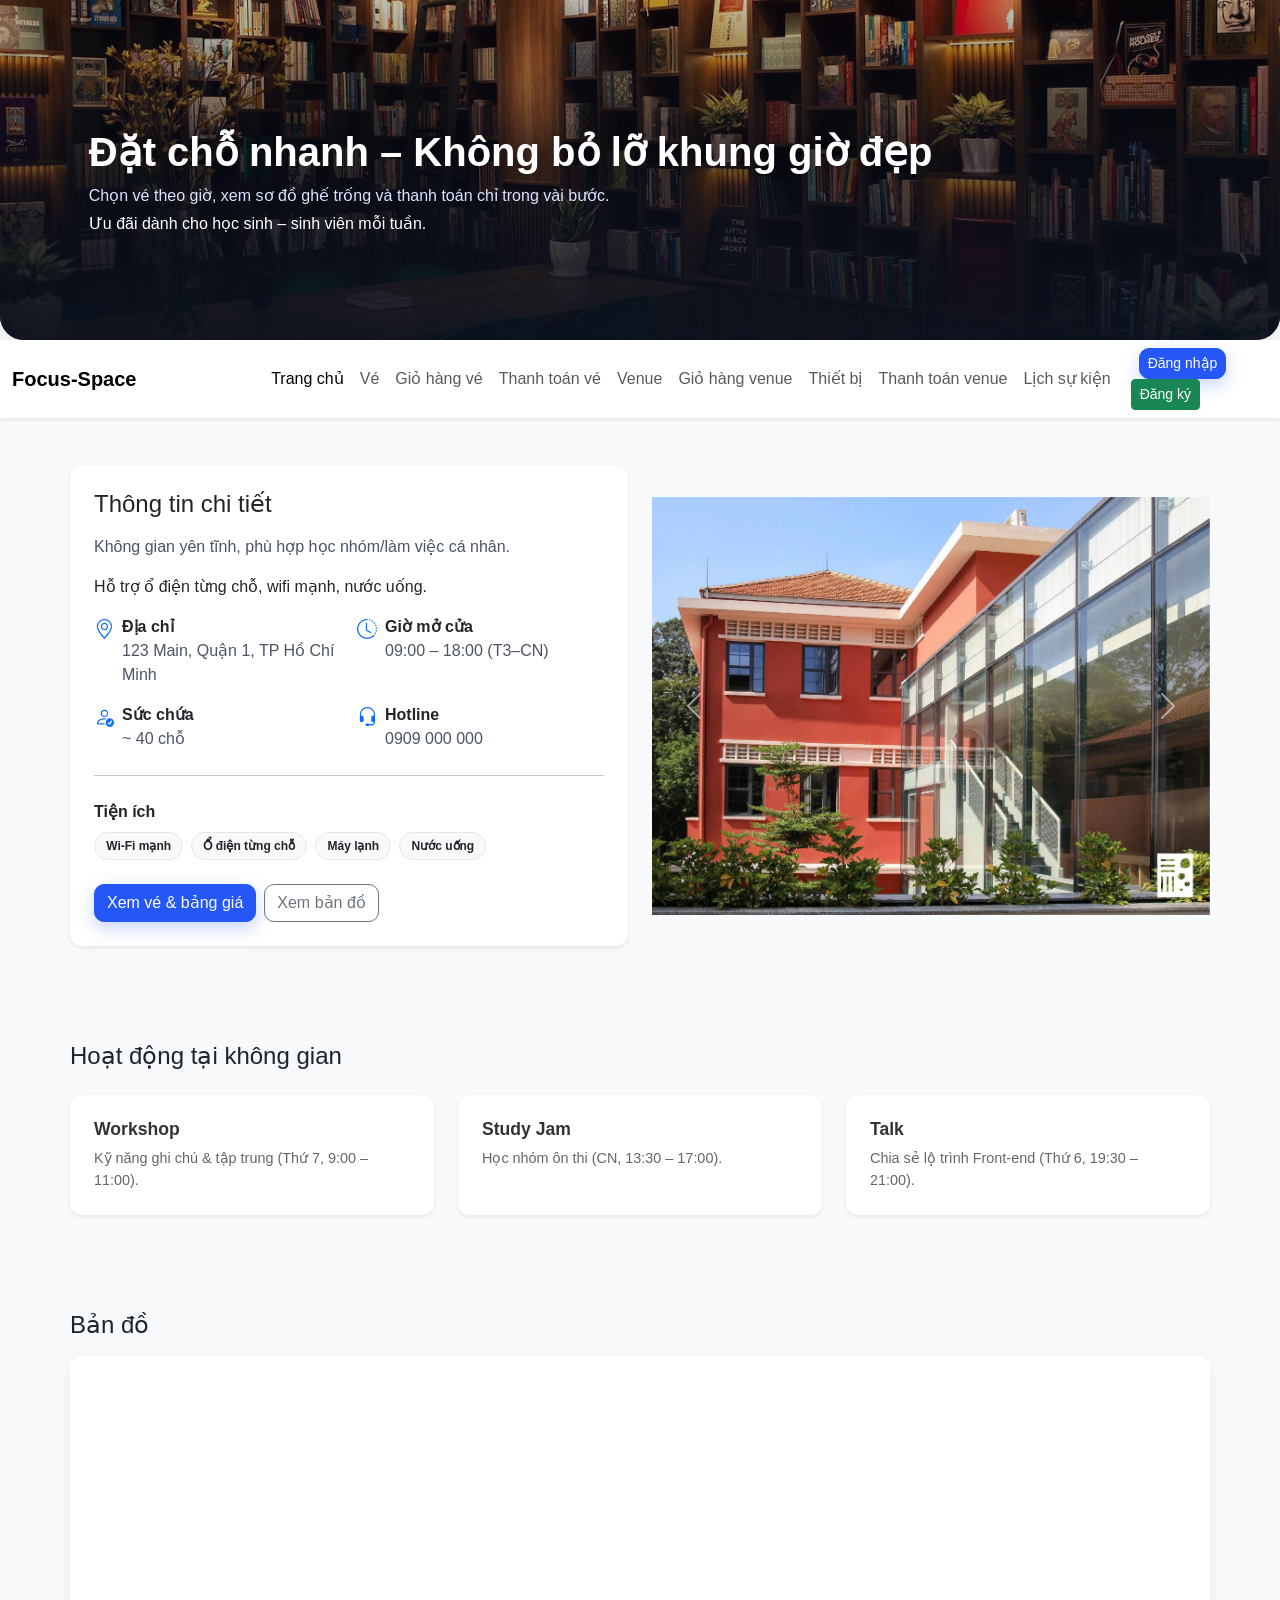
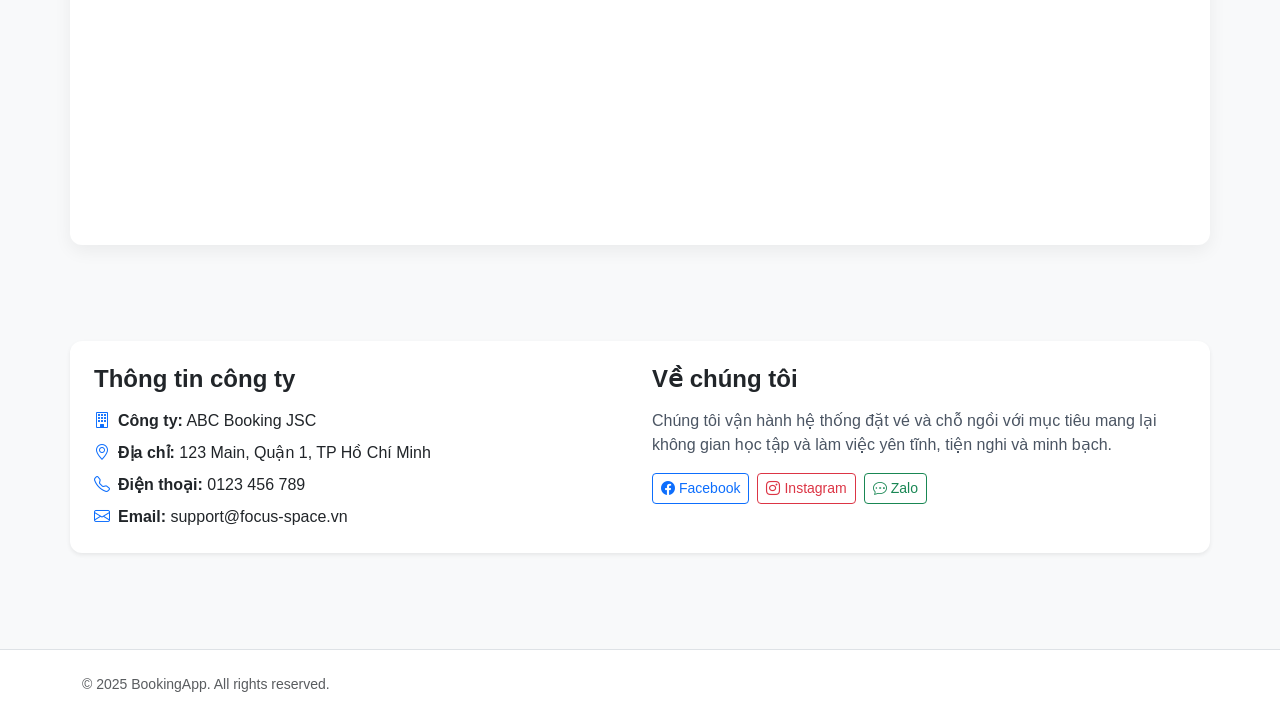
<file: Frontend/tickets.html>
<!doctype html>
<html lang="vi">
<head>
  <meta charset="utf-8" />
  <meta name="viewport" content="width=device-width,initial-scale=1" />
  <title>Focus-Space</title>

  <!-- Bootstrap & Icons -->
  <link href="https://cdn.jsdelivr.net/npm/bootstrap@5.3.3/dist/css/bootstrap.min.css" rel="stylesheet">
  <link href="https://cdn.jsdelivr.net/npm/bootstrap-icons@1.11.3/font/bootstrap-icons.css" rel="stylesheet">
  <!-- CSS của bạn -->
  <link rel="stylesheet" href="./assets/css/styles.css">
</head>
<body class="bg-light">

  <!-- HERO -->
  <section class="hero text-white d-flex align-items-end">
    <div class="container py-5">
      <h1 class="hero-title display-6 mb-2">Đặt chỗ nhanh – Không bỏ lỡ khung giờ đẹp</h1>
      <p class="hero-subtitle mb-1">Chọn vé theo giờ, xem sơ đồ ghế trống và thanh toán chỉ trong vài bước.</p>
      <p class="mb-0">Ưu đãi dành cho học sinh – sinh viên mỗi tuần.</p>
    </div>
  </section>

  <!-- NAVBAR -->
  <nav class="navbar navbar-expand-lg navbar-light bg-white shadow-sm sticky-top">
    <div class="container">
      <a class="navbar-brand fw-semibold" href="#details">Focus-Space</a>
      <button class="navbar-toggler" data-bs-toggle="collapse" data-bs-target="#nav">
        <span class="navbar-toggler-icon"></span>
      </button>
      <div id="nav" class="collapse navbar-collapse">
        <ul class="navbar-nav ms-auto">
          <li class="nav-item"><a class="nav-link" href="index.html">Trang chủ</a></li>
          <li class="nav-item"><a class="nav-link active" href="tickets.html">Vé</a></li>
          <li class="nav-item"><a class="nav-link " href="cart.html">Giỏ hàng vé</a></li>
          <li class="nav-item"><a class="nav-link" href="transactions.html">Thanh toán vé</a></li>
          <li class="nav-item"><a class="nav-link" href="venues.html">Venue</a></li>
          <li class="nav-item"><a class="nav-link" href="booking.html">Giỏ hàng venue</a></li>
          <li class="nav-item"><a class="nav-link" href="devices.html">Thiết bị</a></li>
          <li class="nav-item"><a class="nav-link" href="transactions_venue.html">Thanh toán venue</a></li>
          <li class="nav-item"><a class="nav-link" href="history.html">Lịch sự kiện</a></li>
        </ul>
      </div>
    </div>
  </nav>
</head>

  <!-- HERO nhỏ -->
  <header class="py-5 text-center bg-white border-bottom">
    <div class="container">
      <h1 class="h3 mb-2">Bảng giá vé và Sơ đồ không gian</h1>
      <p class="text-muted-ink mb-0">Chọn vé theo giờ hoặc gói ưu đãi, thêm vào giỏ để thanh toán.</p>
    </div>
  </header>

<div class="container mt-4">
  <div class="row">
    <!-- Bảng giá bên trái -->
    <div class="col-lg-3">
      <div class="card shadow-sm">
        <div class="card-header bg-primary text-white fw-bold">Bảng giá vé</div>
        <div class="card-body">
          <ul class="list-group list-group-flush">
            <li class="list-group-item d-flex justify-content-between">
              <span>Vé 1 giờ</span><span class="fw-bold text-primary">30,000đ</span>
            </li>
            <li class="list-group-item d-flex justify-content-between">
              <span>Vé 4 giờ</span><span class="fw-bold text-primary">80,000đ</span>
            </li>
            <li class="list-group-item d-flex justify-content-between">
              <span>Vé HSSV</span><span class="fw-bold text-success">60,000đ</span>
            </li>
            <li class="list-group-item d-flex justify-content-between">
              <span>Combo ngày</span><span class="fw-bold text-danger">135,000đ</span>
            </li>
          </ul>
        </div>
      </div>
    </div>

    <!-- Sơ đồ ghế bên phải -->
    <div class="col-lg-9">
      <h4 class="mb-3">Sơ đồ chỗ ngồi</h4>
      <div id="seatLegend" class="mb-2">
        <span class="legend seat available"></span> Trống
        <span class="legend seat selected ms-3"></span> Đã chọn
        <span class="legend seat sold ms-3"></span> Bị bán
      </div>

    </div>
  </div>
</div>

<div class="seatmap-title">The Light House</div>
<div class="layout">
  <div class="room">
    <!-- Inner -->
    <div class="inner-area">
      <div class="zone-label">Inner</div>
      <div class="row">
        <p><div class="seat available">I1</div>
        <p><div class="seat available">I2</div>
        <p><div class="seat available">I3</div>
        <p><div class="seat available">I4</div>
      </div>
    </div>    
    
    <!-- Bàn dài 1 -->
    <div class="table-area">
    <div class="table-label">Bàn dài 1</div>
    <div class="row">
      <div class="col">
        <div class="seat available">M1</div>
        <div class="seat available">M2</div>
        <div class="seat available">M3</div>
        <div class="seat available">M4</div>
      </div>
      <div class="col">
        <div class="seat available">M5</div>
        <div class="seat available">M6</div>
        <div class="seat available">M7</div>
        <div class="seat available">M8</div>
      </div>
    </div>
  </div>
  <div class="table-area">
    <div class="table-label">Bàn dài 2</div>
    <div class="row">
      <div class="col">
        <div class="seat available">N1</div>
        <div class="seat available">N2</div>
        <div class="seat available">N3</div>
        <div class="seat available">N4</div>
      </div>
      <div class="col">
        <div class="seat available">N5</div>
        <div class="seat available">N6</div>
        <div class="seat available">N7</div>
        <div class="seat available">N8</div>
      </div>
    </div>
  </div>

    <!-- Lễ tân-->
    <div class="zone reception">
      <div class="zone-label">💼 Lễ tân</div>
    </div>

    <!-- Bàn nhóm -->
    <div class="zone group">
      <div class="row">
        <div class="seat available">L1</div><div class="seat available">L2</div><div class="seat available">L3</div><div class="seat available">L4</div>
      </div>
      <div class="zone-label">Bàn nhóm</div>
      <div class="row">
        <div class="seat available">L5</div><div class="seat available">L6</div><div class="seat available">L7</div><div class="seat available">L8</div>
      </div>
    </div>

    <!-- Sofa -->
    <div class="zone sofa">
      <div class="row">
        <div class="seat available">S1</div><div class="seat available">S2</div><div class="seat available">S3</div><div class="seat available">S4</div>
      </div>
       <div class="zone-label">🛋 Sofa</div>
      <div class="row">
        <div class="seat available">S5</div><div class="seat available">S6</div><div class="seat available">S7</div><div class="seat available">S8</div>
      </div>
    </div>

    <div class="door">🚪 Cửa ra vào</div>
    <!-- Lễ tân -->
     <!-- Kệ -->
    <div class="zone shelf">
      <div class="zone-label">📚 Kệ</div>
      <div class="row">
        <div class="seat available">K1</div><div class="seat available">K2</div>
      </div>
    </div>
  </div>
</div>

<!--Sơ đồ The Nest-->
<div class="seatmap-title">The Nest</div>
<div class="seatmap-container">
  <!-- Bàn dài 1 -->
  <div class="table-row">
    <div class="table">
      <div class="table-name">Bàn dài 1</div>
      <div class="seats">
        <div class="side">
          <div class="seat available">A1</div>
          <div class="seat available">A2</div>
          <div class="seat available">A3</div>
          <div class="seat available">A4</div>
        </div>
        <div class="side">
          <div class="seat available">A5</div>
          <div class="seat available">A6</div>
          <div class="seat available">A7</div>
          <div class="seat available">A8</div>
        </div>
      </div>
    </div>
  </div>

  <!-- Bàn dài 2 -->
  <div class="table-row">
    <div class="table">
      <div class="table-name">Bàn dài 2</div>
      <div class="seats">
        <div class="side">
          <div class="seat available">B1</div>
          <div class="seat available">B2</div>
          <div class="seat available">B3</div>
          <div class="seat available">B4</div>
        </div>
        <div class="side">
          <div class="seat available">B5</div>
          <div class="seat available">B6</div>
          <div class="seat available">B7</div>
          <div class="seat available">B8</div>
        </div>
      </div>
    </div>
  </div>

  <!-- Bàn dài 3 -->
  <div class="table-row">
    <div class="table">
      <div class="table-name">Bàn dài 3</div>
      <div class="seats">
        <div class="side">
          <div class="seat available">C1</div>
          <div class="seat available">C2</div>
          <div class="seat available">C3</div>
          <div class="seat available">C4</div>
        </div>
        <div class="side">
          <div class="seat available">C5</div>
          <div class="seat available">C6</div>
          <div class="seat available">C7</div>
          <div class="seat available">C8</div>
        </div>
      </div>
    </div>
  </div>
  <!-- Lễ tân và cửa -->
  <div class="zone reception">
    <div class="reception">💼 Lễ tân</div>
  </div>  
  <div class="door">🚪 Cửa ra vào</div>
</div>

<!-- Modal chọn vé -->
<div class="modal fade" id="ticketModal" tabindex="-1">
  <div class="modal-dialog">
    <div class="modal-content">
      <div class="modal-header">
        <h5 class="modal-title">Chọn loại vé</h5>
        <button type="button" class="btn-close" data-bs-dismiss="modal"></button>
      </div>
      <div class="modal-body">
        <form id="ticketForm">
          <input type="hidden" id="selectedSeat" />
          <div class="alert alert-warning" style="font-size:14px; margin-bottom:10px;">
            ⚠️ Quý khách vui lòng kiểm tra lịch sự kiện trước khi đặt chỗ.  
            Nếu phát sinh sự cố, vui lòng liên hệ bộ phận hỗ trợ qua hotline 
            <strong>0123 456 789</strong> hoặc email 
            <a href="mailto:support@focus-space.vn">support@focus-space.vn</a>.
          </div>

          <!-- Loại vé -->
          <div class="mb-3">
            <label class="form-label">Loại vé</label>
            <select id="ticketType" class="form-select" required>
              <option value="1hour">Vé 1 giờ - 30,000đ</option>
              <option value="4hour">Vé 4 giờ - 80,000đ</option>
              <option value="student">HSSV - 60,000đ</option>
              <option value="combo">Combo ngày - 135,000đ</option>
            </select>
          </div>

          <!-- Số lượng -->
          <div class="mb-3">
            <label class="form-label">Số lượng</label>
            <input type="number" id="ticketQty" value="1" min="1" class="form-control"/>
          </div>

          <!-- Ngày -->
          <div class="mb-3">
            <label class="form-label">Ngày</label>
            <input type="date" id="ticketDate" class="form-control" required />
          </div>

          <!-- Giờ -->
          <div class="mb-3">
            <label class="form-label">Giờ</label>
            <input type="time" id="ticketTime" class="form-control" required />
            <small class="text-muted">
              ⏰ Quán mở cửa 09:00 - 18:00. Sau 15:00 chỉ bán vé 1 giờ.
            </small>
          </div>
        </form>
      </div>
      <div class="modal-footer">
        <button type="button" class="btn btn-secondary" data-bs-dismiss="modal">Hủy</button>
        <button type="button" id="btnAddToCart" class="btn btn-primary">Thêm vào giỏ</button>
      </div>
    </div>
  </div>
</div>

  
<!-- TRANG TĨNH: THÔNG TIN CÔNG TY (đẹp hơn + MXH) -->
  <section id="about" class="section container py-5">
    <div class="card shadow-sm border-0">
      <div class="card-body p-4">
        <div class="row g-4">
          <!-- Cột 1: Liên hệ -->
          <div class="col-md-6">
            <h4 class="fw-bold mb-3">Thông tin công ty</h4>
            <p class="mb-2">
              <i class="bi bi-building text-primary me-2"></i>
              <b>Công ty:</b> ABC Booking JSC
            </p>
            <p class="mb-2">
              <i class="bi bi-geo-alt text-primary me-2"></i>
              <b>Địa chỉ:</b> 123 Main, Quận 1, TP Hồ Chí Minh
            </p>
            <p class="mb-2">
              <i class="bi bi-telephone text-primary me-2"></i>
              <b>Điện thoại:</b> 0123 456 789
            </p>
            <p class="mb-0">
              <i class="bi bi-envelope text-primary me-2"></i>
              <b>Email:</b> support@focus-space.vn
            </p>
          </div>

          <!-- Cột 2: Giới thiệu + MXH -->
          <div class="col-md-6">
            <h4 class="fw-bold mb-3">Về chúng tôi</h4>
            <p class="text-muted-ink">
              Chúng tôi vận hành hệ thống đặt vé và chỗ ngồi với mục tiêu mang lại không gian học tập và làm việc yên tĩnh, tiện nghi và minh bạch.
            </p>
            <div class="d-flex flex-wrap gap-2 mt-2">
              <a class="btn btn-outline-primary btn-sm" href="https://facebook.com/" target="_blank" rel="noopener">
                <i class="bi bi-facebook me-1"></i>Facebook
              </a>
              <a class="btn btn-outline-danger btn-sm" href="https://instagram.com/" target="_blank" rel="noopener">
                <i class="bi bi-instagram me-1"></i>Instagram
              </a>
              <a class="btn btn-outline-success btn-sm" href="https://zalo.me/" target="_blank" rel="noopener">
                <i class="bi bi-chat-dots me-1"></i>Zalo
              </a>
            </div>
          </div>
        </div>
      </div>
    </div>
  </section>

  <footer class="py-4 bg-white border-top mt-5">
    <div class="container small text-muted">© 2025 BookingApp. All rights reserved.</div>
  </footer>

  <script src="https://cdn.jsdelivr.net/npm/bootstrap@5.3.3/dist/js/bootstrap.bundle.min.js"></script>
  <!-- Nối API thực tế/JS của bạn ở dưới nếu có -->
<script src="./assets/js/api.js"></script>
<script src="./assets/js/auth.js"></script>
<script src="./assets/js/ticket.js"></script>

</body>
</html>
</file>
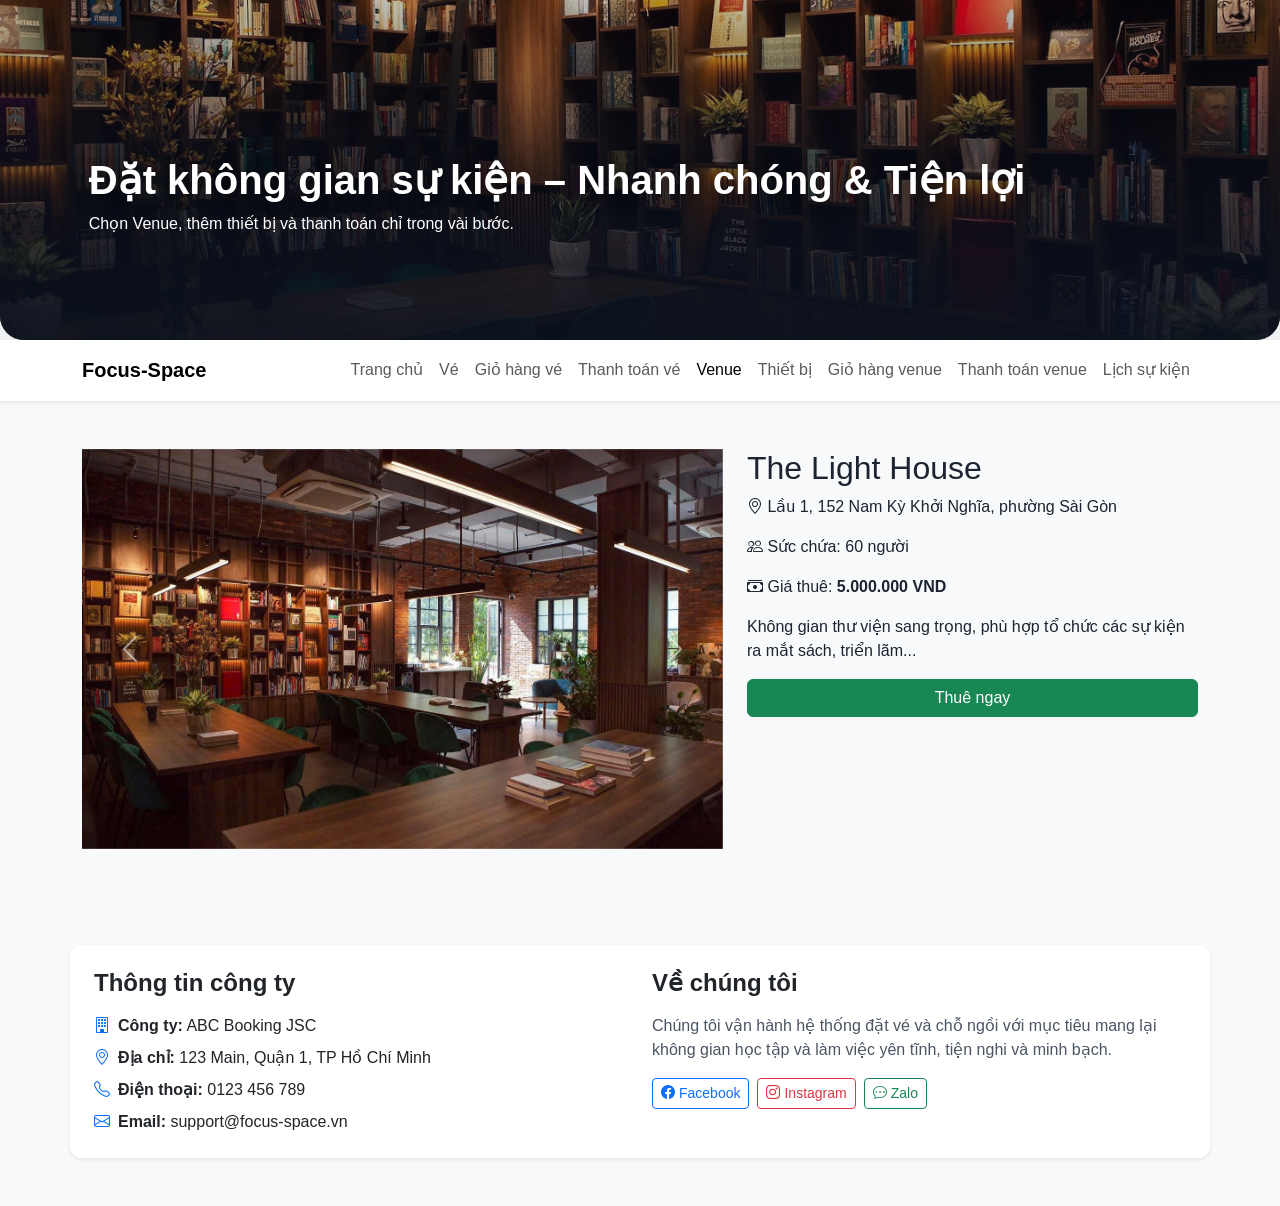
<file: Frontend/venue_light.html>
<!doctype html>
<html lang="vi">
<head>
  <meta charset="utf-8" />
  <meta name="viewport" content="width=device-width,initial-scale=1" />
  <title>Focus-Space</title>

  <!-- Bootstrap & Icons -->
  <link href="https://cdn.jsdelivr.net/npm/bootstrap@5.3.3/dist/css/bootstrap.min.css" rel="stylesheet">
  <link href="https://cdn.jsdelivr.net/npm/bootstrap-icons@1.11.3/font/bootstrap-icons.css" rel="stylesheet">
  <link rel="stylesheet" href="./assets/css/styles.css">

  <!-- HERO -->
  <section class="hero d-flex align-items-end">
    <div class="container py-5">
      <h1 class="hero-title display-6 mb-2">Đặt không gian sự kiện – Nhanh chóng & Tiện lợi</h1>
      <p class="mb-0">Chọn Venue, thêm thiết bị và thanh toán chỉ trong vài bước.</p>
    </div>
  </section>

  <!-- NAVBAR -->
  <nav class="navbar navbar-expand-lg navbar-light bg-white shadow-sm sticky-top">
    <div class="container">
      <a class="navbar-brand fw-semibold" href="#">Focus-Space</a>
      <button class="navbar-toggler" data-bs-toggle="collapse" data-bs-target="#nav">
        <span class="navbar-toggler-icon"></span>
      </button>

      <div id="nav" class="collapse navbar-collapse">
        <ul class="navbar-nav ms-auto">
          <li class="nav-item"><a class="nav-link" href="index.html">Trang chủ</a></li>
          <li class="nav-item"><a class="nav-link" href="tickets.html">Vé</a></li>
          <li class="nav-item"><a class="nav-link" href="cart.html">Giỏ hàng vé</a></li>
          <li class="nav-item"><a class="nav-link" href="transactions.html">Thanh toán vé</a></li>
          <li class="nav-item"><a class="nav-link active" href="venues.html">Venue</a></li>
          <li class="nav-item"><a class="nav-link" href="devices.html">Thiết bị</a></li>
          <li class="nav-item"><a class="nav-link" href="booking.html">Giỏ hàng venue</a></li>
          <li class="nav-item"><a class="nav-link" href="transactions_venue.html">Thanh toán venue</a></li>
          <li class="nav-item"><a class="nav-link" href="history.html">Lịch sự kiện</a></li>
        </ul>
      </div>
    </div>
  </nav>
  <style>
    .carousel img { height: 400px; object-fit: cover; }
  </style>
</head>
<body class="bg-light">

<div class="container py-5">
  <div class="row g-4">
    <div class="col-md-7">
      <div id="carouselLight" class="carousel slide" data-bs-ride="carousel">
        <div class="carousel-inner">
          <div class="carousel-item active"><img src="./assets/img/L1.jpg" class="d-block w-100"></div>
          <div class="carousel-item"><img src="./assets/img/L2.jpg" class="d-block w-100"></div>
          <div class="carousel-item"><img src="./assets/img/L3.jpg" class="d-block w-100"></div>
          <div class="carousel-item"><img src="./assets/img/L4.jpg" class="d-block w-100"></div>
          <div class="carousel-item"><img src="./assets/img/L5.jpg" class="d-block w-100"></div>
          <div class="carousel-item"><img src="./assets/img/L6.jpg" class="d-block w-100"></div>
        </div>
        <button class="carousel-control-prev" type="button" data-bs-target="#carouselLight" data-bs-slide="prev">
          <span class="carousel-control-prev-icon"></span>
        </button>
        <button class="carousel-control-next" type="button" data-bs-target="#carouselLight" data-bs-slide="next">
          <span class="carousel-control-next-icon"></span>
        </button>
      </div>
    </div>

    <div class="col-md-5">
      <h2>The Light House</h2>
      <p><i class="bi bi-geo-alt"></i> Lầu 1, 152 Nam Kỳ Khởi Nghĩa, phường Sài Gòn</p>
      <p><i class="bi bi-people"></i> Sức chứa: 60 người</p>
      <p><i class="bi bi-cash-stack"></i> Giá thuê: <strong>5.000.000 VND</strong></p>
      <p>Không gian thư viện sang trọng, phù hợp tổ chức các sự kiện ra mắt sách, triển lãm...</p>
      <button class="btn btn-success w-100" onclick="openBookingModal('66ee1f8a7c9b123456789abc', {priceMorning: 5000000, priceAfternoon: 5000000, priceFull: 8000000})">Thuê ngay</button>
    </div>
  </div>
</div>

<!-- Modal chọn ngày + buổi + khách -->
<div class="modal fade" id="bookingModal" tabindex="-1">
  <div class="modal-dialog">
    <div class="modal-content">
      <div class="modal-header">
        <h5 class="modal-title">Chọn thông tin thuê</h5>
        <button type="button" class="btn-close" data-bs-dismiss="modal"></button>
      </div>
      <div class="alert alert-warning" style="font-size:14px; margin-bottom:10px;">
        ⚠️ Quý khách vui lòng kiểm tra lịch sự kiện trước khi đặt thuê để tránh trùng lặp.  
        Nếu phát sinh sự cố, vui lòng liên hệ bộ phận hỗ trợ qua hotline 
        <strong>0123 456 789</strong> hoặc email 
        <a href="mailto:support@focus-space.vn">support@focus-space.vn</a>.
      </div>
      <div class="modal-body">
        <div class="mb-3">
          <label class="form-label">Ngày thuê</label>
          <input type="date" id="bookingDate" class="form-control">
        </div>
        <div class="mb-3">
          <label class="form-label">Chọn buổi</label>
          <select id="bookingSession" class="form-select">
            <option value="morning">Sáng</option>
            <option value="afternoon">Chiều</option>
            <option value="full">Cả ngày</option>
          </select>
        </div>
        <div class="mb-3">
          <label class="form-label">Số lượng khách</label>
          <input type="number" id="guestCount" class="form-control" min="1" value="10">
        </div>
      </div>
      <div class="modal-footer">
        <button class="btn btn-secondary" data-bs-dismiss="modal">Hủy</button>
        <button class="btn btn-primary" onclick="addVenue()">Xác nhận thuê</button>
      </div>
    </div>
  </div>
</div>


<script src="./assets/js/common.js"></script>
<script src="./assets/js/venue_light.js"></script>

<!-- TRANG TĨNH: THÔNG TIN CÔNG TY + MXH -->
  <section id="about" class="section container py-5">
    <div class="card shadow-sm border-0">
      <div class="card-body p-4">
        <div class="row g-4">
          <!-- Cột 1: Liên hệ -->
          <div class="col-md-6">
            <h4 class="fw-bold mb-3">Thông tin công ty</h4>
            <p class="mb-2"><i class="bi bi-building text-primary me-2"></i><b>Công ty:</b> ABC Booking JSC</p>
            <p class="mb-2"><i class="bi bi-geo-alt text-primary me-2"></i><b>Địa chỉ:</b> 123 Main, Quận 1, TP Hồ Chí Minh</p>
            <p class="mb-2"><i class="bi bi-telephone text-primary me-2"></i><b>Điện thoại:</b> 0123 456 789</p>
            <p class="mb-0"><i class="bi bi-envelope text-primary me-2"></i><b>Email:</b> support@focus-space.vn</p>
          </div>
          <!-- Cột 2: Giới thiệu + MXH -->
          <div class="col-md-6">
            <h4 class="fw-bold mb-3">Về chúng tôi</h4>
            <p class="text-muted-ink">Chúng tôi vận hành hệ thống đặt vé và chỗ ngồi với mục tiêu mang lại không gian học tập và làm việc yên tĩnh, tiện nghi và minh bạch.</p>
            <div class="d-flex flex-wrap gap-2 mt-2">
              <a class="btn btn-outline-primary btn-sm" href="https://facebook.com/" target="_blank" rel="noopener"><i class="bi bi-facebook me-1"></i>Facebook</a>
              <a class="btn btn-outline-danger btn-sm" href="https://instagram.com/" target="_blank" rel="noopener"><i class="bi bi-instagram me-1"></i>Instagram</a>
              <a class="btn btn-outline-success btn-sm" href="https://zalo.me/" target="_blank" rel="noopener"><i class="bi bi-chat-dots me-1"></i>Zalo</a>
            </div>
          </div>
        </div>
      </div>
    </div>
  </section>
<script src="https://cdn.jsdelivr.net/npm/bootstrap@5.3.3/dist/js/bootstrap.bundle.min.js"></script>
</body>
</html>
</file>
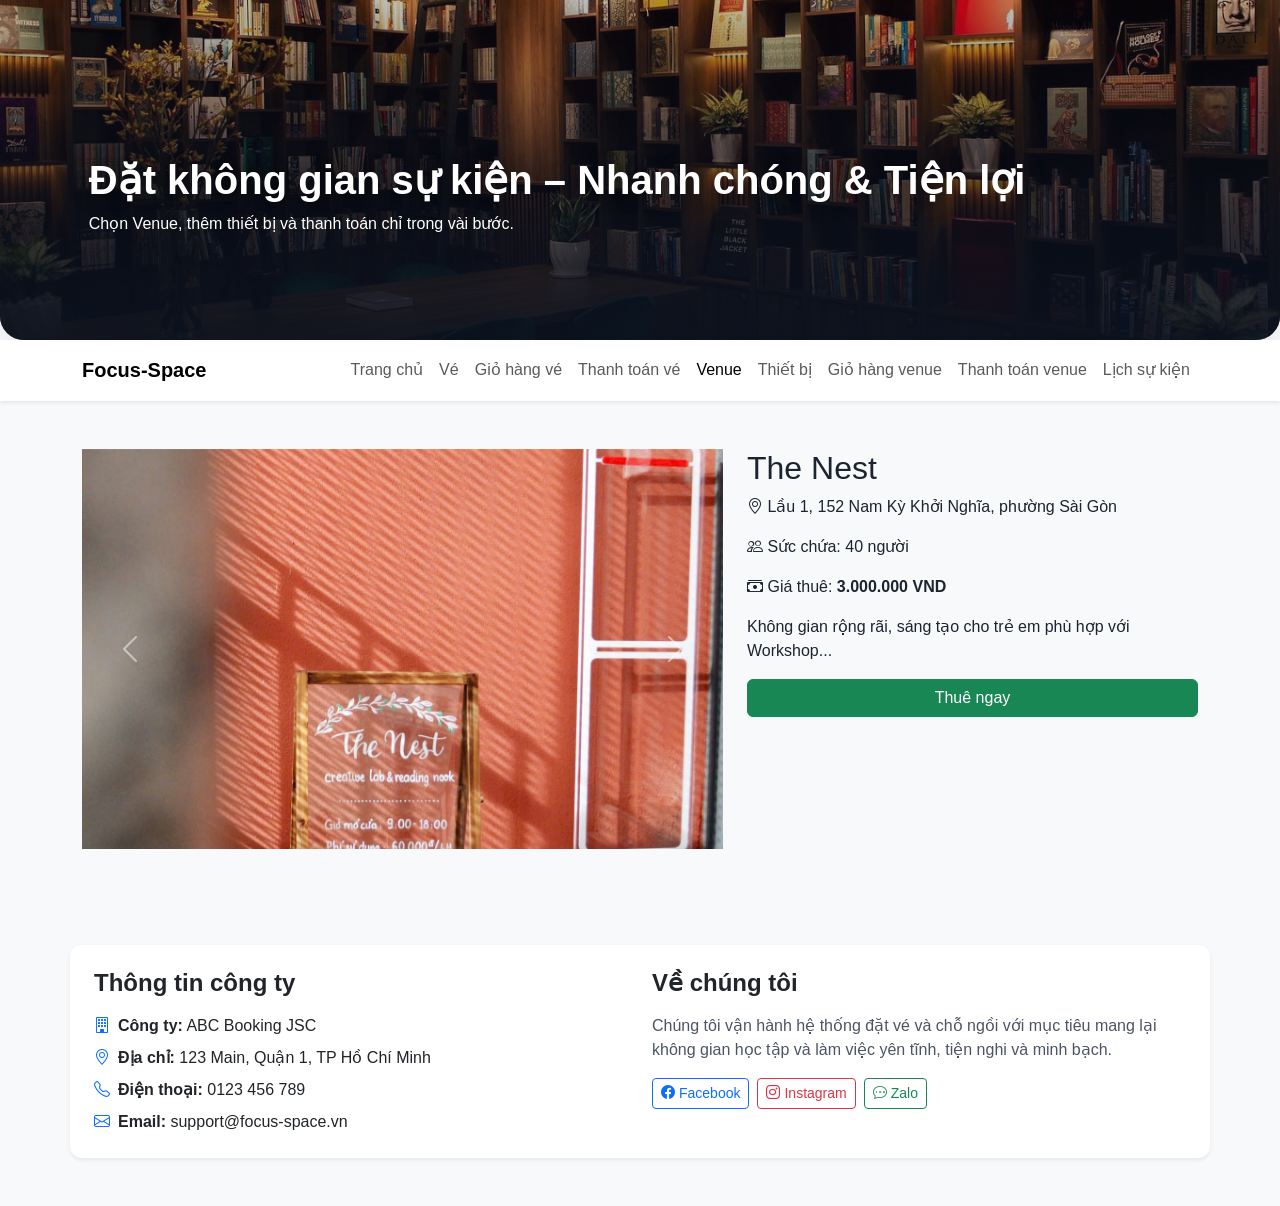
<file: Frontend/venue_nest.html>
<!doctype html>
<html lang="vi">
<head>
  <meta charset="utf-8" />
  <meta name="viewport" content="width=device-width,initial-scale=1" />
  <title>Focus-Space</title>

  <!-- Bootstrap & Icons -->
  <link href="https://cdn.jsdelivr.net/npm/bootstrap@5.3.3/dist/css/bootstrap.min.css" rel="stylesheet">
  <link href="https://cdn.jsdelivr.net/npm/bootstrap-icons@1.11.3/font/bootstrap-icons.css" rel="stylesheet">
  <link rel="stylesheet" href="./assets/css/styles.css">

  <!-- HERO -->
  <section class="hero d-flex align-items-end">
    <div class="container py-5">
      <h1 class="hero-title display-6 mb-2">Đặt không gian sự kiện – Nhanh chóng & Tiện lợi</h1>
      <p class="mb-0">Chọn Venue, thêm thiết bị và thanh toán chỉ trong vài bước.</p>
    </div>
  </section>

  <!-- NAVBAR -->
  <nav class="navbar navbar-expand-lg navbar-light bg-white shadow-sm sticky-top">
    <div class="container">
      <a class="navbar-brand fw-semibold" href="#">Focus-Space</a>
      <button class="navbar-toggler" data-bs-toggle="collapse" data-bs-target="#nav">
        <span class="navbar-toggler-icon"></span>
      </button>

      <div id="nav" class="collapse navbar-collapse">
        <ul class="navbar-nav ms-auto">
          <li class="nav-item"><a class="nav-link" href="index.html">Trang chủ</a></li>
          <li class="nav-item"><a class="nav-link" href="tickets.html">Vé</a></li>
          <li class="nav-item"><a class="nav-link" href="cart.html">Giỏ hàng vé</a></li>
          <li class="nav-item"><a class="nav-link" href="transactions.html">Thanh toán vé</a></li>
          <li class="nav-item"><a class="nav-link active" href="venues.html">Venue</a></li>
          <li class="nav-item"><a class="nav-link" href="devices.html">Thiết bị</a></li>
          <li class="nav-item"><a class="nav-link" href="booking.html">Giỏ hàng venue</a></li>
          <li class="nav-item"><a class="nav-link" href="transactions_venue.html">Thanh toán venue</a></li>
          <li class="nav-item"><a class="nav-link" href="history.html">Lịch sự kiện</a></li>
        </ul>
      </div>
    </div>
  </nav>
  <style>
    .carousel img { height: 400px; object-fit: cover; }
  </style>
</head>
<body class="bg-light">

<div class="container py-5">
  <div class="row g-4">
    <div class="col-md-7">
      <div id="carouselNest" class="carousel slide" data-bs-ride="carousel">
        <div class="carousel-inner">
          <div class="carousel-item active"><img src="./assets/img/N1.jpg" class="d-block w-100"></div>
          <div class="carousel-item"><img src="./assets/img/N2.jpg" class="d-block w-100"></div>
          <div class="carousel-item"><img src="./assets/img/N3.jpg" class="d-block w-100"></div>
          <div class="carousel-item"><img src="./assets/img/N4.jpg" class="d-block w-100"></div>
          <div class="carousel-item"><img src="./assets/img/N5.jpg" class="d-block w-100"></div>
          <div class="carousel-item"><img src="./assets/img/N6.jpg" class="d-block w-100"></div>
          <div class="carousel-item"><img src="./assets/img/N7.jpg" class="d-block w-100"></div>
        </div>
        <button class="carousel-control-prev" type="button" data-bs-target="#carouselNest" data-bs-slide="prev">
          <span class="carousel-control-prev-icon"></span>
        </button>
        <button class="carousel-control-next" type="button" data-bs-target="#carouselNest" data-bs-slide="next">
          <span class="carousel-control-next-icon"></span>
        </button>
      </div>
    </div>

    <div class="col-md-5">
      <h2>The Nest</h2>
      <p><i class="bi bi-geo-alt"></i> Lầu 1, 152 Nam Kỳ Khởi Nghĩa, phường Sài Gòn</p>
      <p><i class="bi bi-people"></i> Sức chứa: 40 người</p>
      <p><i class="bi bi-cash-stack"></i> Giá thuê: <strong>3.000.000 VND</strong></p>
      <p>Không gian rộng rãi, sáng tạo cho trẻ em phù hợp với Workshop...</p>
      <button class="btn btn-success w-100" onclick="openBookingModal('66ee1f8a7c9b123456789def',{priceMorning: 3000000, priceAfternoon: 3000000, priceFull: 5000000})">Thuê ngay</button>
    </div>
  </div>
</div>

<!-- Modal -->
<div class="modal fade" id="bookingModal" tabindex="-1">
  <div class="modal-dialog">
    <div class="modal-content">
      <div class="modal-header">
        <h5 class="modal-title">Chọn thông tin thuê</h5>
        <button type="button" class="btn-close" data-bs-dismiss="modal"></button>
      </div>
      <div class="alert alert-warning" style="font-size:14px; margin-bottom:10px;">
        ⚠️ Quý khách vui lòng kiểm tra lịch sự kiện trước khi đặt thuê để tránh trùng lặp.  
        Nếu phát sinh sự cố, vui lòng liên hệ bộ phận hỗ trợ qua hotline 
        <strong>0123 456 789</strong> hoặc email 
        <a href="mailto:support@focus-space.vn">support@focus-space.vn</a>.
      </div>

      <div class="modal-body">
        <div class="mb-3">
          <label class="form-label">Ngày thuê</label>
          <input type="date" id="bookingDate" class="form-control">
        </div>
        <div class="mb-3">
          <label class="form-label">Chọn buổi</label>
          <select id="bookingSession" class="form-select">
            <option value="morning">Sáng</option>
            <option value="afternoon">Chiều</option>
            <option value="full">Cả ngày</option>
          </select>
        </div>
        <div class="mb-3">
          <label class="form-label">Số lượng khách</label>
          <input type="number" id="guestCount" class="form-control" min="1" value="20">
        </div>
      </div>
      <div class="modal-footer">
        <button class="btn btn-secondary" data-bs-dismiss="modal">Hủy</button>
        <button class="btn btn-primary" onclick="addVenue()">Xác nhận thuê</button>
      </div>
    </div>
  </div>
</div>


<script src="./assets/js/common.js"></script>
<script src="./assets/js/venue_nest.js"></script>


<!-- TRANG TĨNH: THÔNG TIN CÔNG TY + MXH -->
  <section id="about" class="section container py-5">
    <div class="card shadow-sm border-0">
      <div class="card-body p-4">
        <div class="row g-4">
          <!-- Cột 1: Liên hệ -->
          <div class="col-md-6">
            <h4 class="fw-bold mb-3">Thông tin công ty</h4>
            <p class="mb-2"><i class="bi bi-building text-primary me-2"></i><b>Công ty:</b> ABC Booking JSC</p>
            <p class="mb-2"><i class="bi bi-geo-alt text-primary me-2"></i><b>Địa chỉ:</b> 123 Main, Quận 1, TP Hồ Chí Minh</p>
            <p class="mb-2"><i class="bi bi-telephone text-primary me-2"></i><b>Điện thoại:</b> 0123 456 789</p>
            <p class="mb-0"><i class="bi bi-envelope text-primary me-2"></i><b>Email:</b> support@focus-space.vn</p>
          </div>
          <!-- Cột 2: Giới thiệu + MXH -->
          <div class="col-md-6">
            <h4 class="fw-bold mb-3">Về chúng tôi</h4>
            <p class="text-muted-ink">Chúng tôi vận hành hệ thống đặt vé và chỗ ngồi với mục tiêu mang lại không gian học tập và làm việc yên tĩnh, tiện nghi và minh bạch.</p>
            <div class="d-flex flex-wrap gap-2 mt-2">
              <a class="btn btn-outline-primary btn-sm" href="https://facebook.com/" target="_blank" rel="noopener"><i class="bi bi-facebook me-1"></i>Facebook</a>
              <a class="btn btn-outline-danger btn-sm" href="https://instagram.com/" target="_blank" rel="noopener"><i class="bi bi-instagram me-1"></i>Instagram</a>
              <a class="btn btn-outline-success btn-sm" href="https://zalo.me/" target="_blank" rel="noopener"><i class="bi bi-chat-dots me-1"></i>Zalo</a>
            </div>
          </div>
        </div>
      </div>
    </div>
  </section>
<script src="https://cdn.jsdelivr.net/npm/bootstrap@5.3.3/dist/js/bootstrap.bundle.min.js"></script>
</body>
</html>
</file>
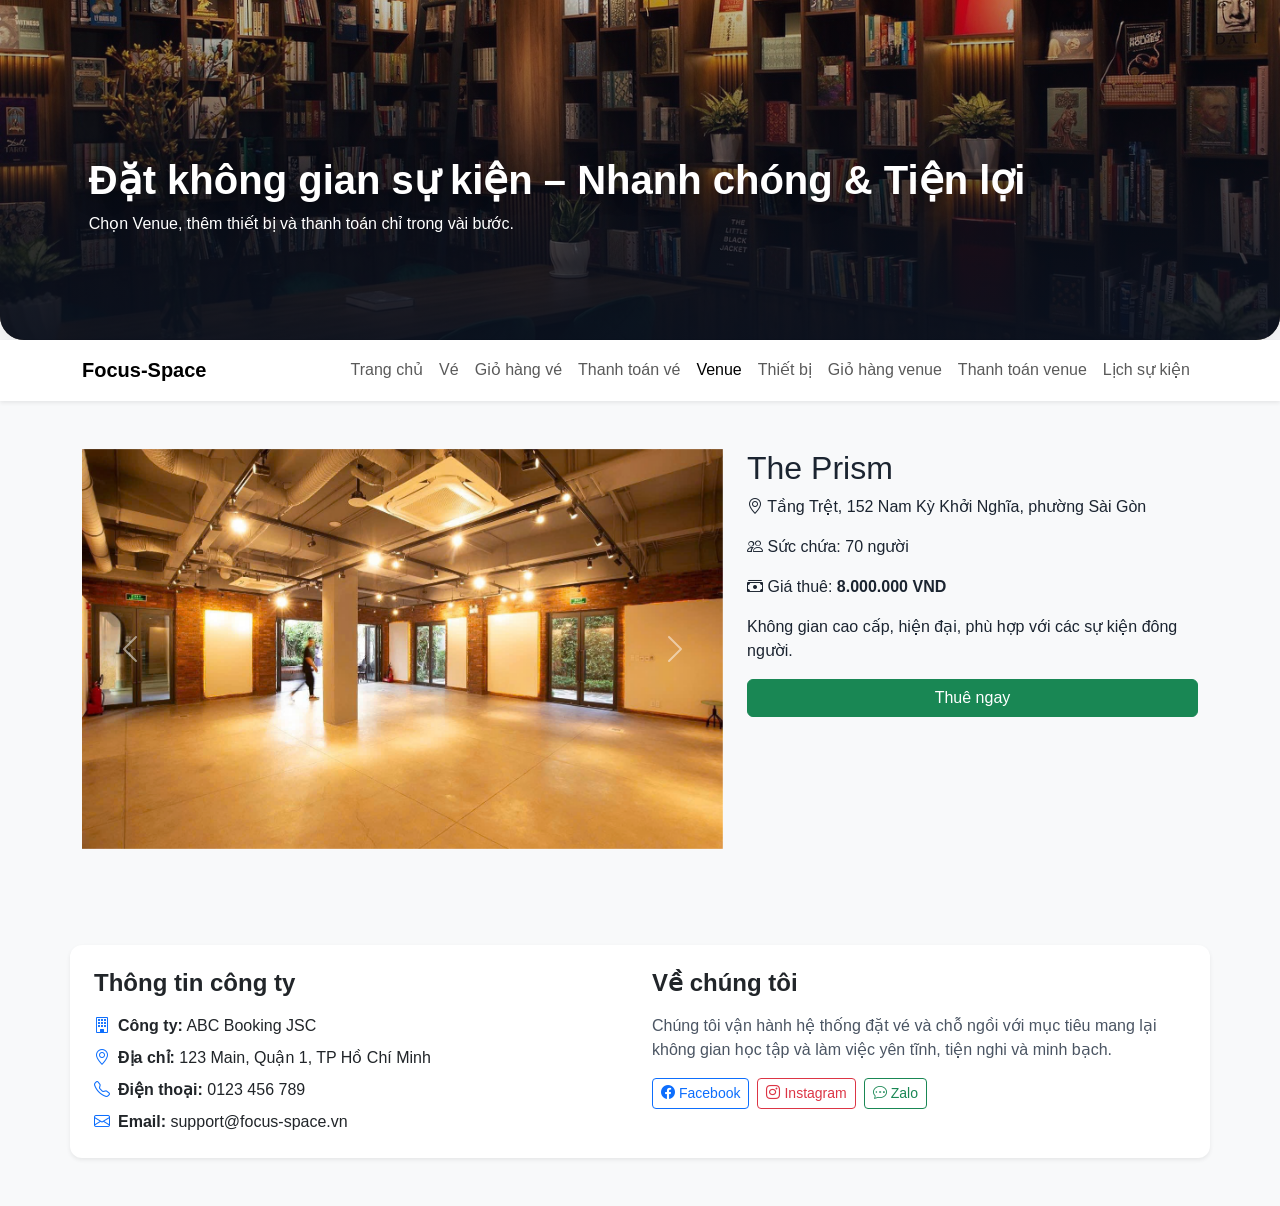
<file: Frontend/venue_prism.html>
<!doctype html>
<html lang="vi">
<head>
  <meta charset="utf-8" />
  <meta name="viewport" content="width=device-width,initial-scale=1" />
  <title>Focus-Space</title>

  <!-- Bootstrap & Icons -->
  <link href="https://cdn.jsdelivr.net/npm/bootstrap@5.3.3/dist/css/bootstrap.min.css" rel="stylesheet">
  <link href="https://cdn.jsdelivr.net/npm/bootstrap-icons@1.11.3/font/bootstrap-icons.css" rel="stylesheet">
  <link rel="stylesheet" href="./assets/css/styles.css">

  <!-- HERO -->
  <section class="hero d-flex align-items-end">
    <div class="container py-5">
      <h1 class="hero-title display-6 mb-2">Đặt không gian sự kiện – Nhanh chóng & Tiện lợi</h1>
      <p class="mb-0">Chọn Venue, thêm thiết bị và thanh toán chỉ trong vài bước.</p>
    </div>
  </section>

  <!-- NAVBAR -->
  <nav class="navbar navbar-expand-lg navbar-light bg-white shadow-sm sticky-top">
    <div class="container">
      <a class="navbar-brand fw-semibold" href="#">Focus-Space</a>
      <button class="navbar-toggler" data-bs-toggle="collapse" data-bs-target="#nav">
        <span class="navbar-toggler-icon"></span>
      </button>

      <div id="nav" class="collapse navbar-collapse">
        <ul class="navbar-nav ms-auto">
          <li class="nav-item"><a class="nav-link" href="index.html">Trang chủ</a></li>
          <li class="nav-item"><a class="nav-link" href="tickets.html">Vé</a></li>
          <li class="nav-item"><a class="nav-link" href="cart.html">Giỏ hàng vé</a></li>
          <li class="nav-item"><a class="nav-link" href="transactions.html">Thanh toán vé</a></li>
          <li class="nav-item"><a class="nav-link active" href="venues.html">Venue</a></li>
          <li class="nav-item"><a class="nav-link" href="devices.html">Thiết bị</a></li>
          <li class="nav-item"><a class="nav-link" href="booking.html">Giỏ hàng venue</a></li>
          <li class="nav-item"><a class="nav-link" href="transactions_venue.html">Thanh toán venue</a></li>
          <li class="nav-item"><a class="nav-link" href="history.html">Lịch sự kiện</a></li>
        </ul>
      </div>
    </div>
  </nav>
  <style>
    .carousel img { height: 400px; object-fit: cover; }
  </style>
</head>
<body class="bg-light">

<div class="container py-5">
  <div class="row g-4">
    <div class="col-md-7">
      <div id="carouselPrism" class="carousel slide" data-bs-ride="carousel">
        <div class="carousel-inner">
          <div class="carousel-item active"><img src="./assets/img/P1.jpg" class="d-block w-100"></div>
          <div class="carousel-item"><img src="./assets/img/P2.jpg" class="d-block w-100"></div>
          <div class="carousel-item"><img src="./assets/img/P3.jpg" class="d-block w-100"></div>
          <div class="carousel-item"><img src="./assets/img/P4.jpg" class="d-block w-100"></div>
          <div class="carousel-item"><img src="./assets/img/P5.jpg" class="d-block w-100"></div>
          
        </div>
        <button class="carousel-control-prev" type="button" data-bs-target="#carouselPrism" data-bs-slide="prev">
          <span class="carousel-control-prev-icon"></span>
        </button>
        <button class="carousel-control-next" type="button" data-bs-target="#carouselPrism" data-bs-slide="next">
          <span class="carousel-control-next-icon"></span>
        </button>
      </div>
    </div>

    <div class="col-md-5">
      <h2>The Prism</h2>
      <p><i class="bi bi-geo-alt"></i> Tầng Trệt, 152 Nam Kỳ Khởi Nghĩa, phường Sài Gòn</p>
      <p><i class="bi bi-people"></i> Sức chứa: 70 người</p>
      <p><i class="bi bi-cash-stack"></i> Giá thuê: <strong>8.000.000 VND</strong></p>
      <p>Không gian cao cấp, hiện đại, phù hợp với các sự kiện đông người.</p>
      <button class="btn btn-success w-100" onclick="openBookingModal('66ee1f8a7c9b123456789ghi',{priceMorning: 8000000, priceAfternoon: 8000000, priceFull: 12000000})">Thuê ngay</button>
    </div>
  </div>
</div>
<!-- Modal -->
<div class="modal fade" id="bookingModal" tabindex="-1">
  <div class="modal-dialog">
    <div class="modal-content">
      <div class="modal-header">
        <h5 class="modal-title">Chọn thông tin thuê</h5>
        <button type="button" class="btn-close" data-bs-dismiss="modal"></button>
      </div>
      <div class="modal-body">
        <div class="mb-3">
          <label class="form-label">Ngày thuê</label>
          <input type="date" id="bookingDate" class="form-control">
        </div>
        <div class="alert alert-warning" style="font-size:14px; margin-bottom:10px;">
          ⚠️ Quý khách vui lòng kiểm tra lịch sự kiện trước khi đặt thuê để tránh trùng lặp.  
          Nếu phát sinh sự cố, vui lòng liên hệ bộ phận hỗ trợ qua hotline 
          <strong>0123 456 789</strong> hoặc email 
          <a href="mailto:support@focus-space.vn">support@focus-space.vn</a>.
        </div>
        <div class="mb-3">
          <label class="form-label">Chọn buổi</label>
          <select id="bookingSession" class="form-select">
            <option value="morning">Sáng</option>
            <option value="afternoon">Chiều</option>
            <option value="full">Cả ngày</option>
          </select>
        </div>
        <div class="mb-3">
          <label class="form-label">Số lượng khách</label>
          <input type="number" id="guestCount" class="form-control" min="1" value="50">
        </div>
      </div>
      <div class="modal-footer">
        <button class="btn btn-secondary" data-bs-dismiss="modal">Hủy</button>
        <button class="btn btn-primary" onclick="addVenue()">Xác nhận thuê</button>
      </div>
    </div>
  </div>
</div>

<script src="./assets/js/common.js"></script>
<script src="./assets/js/venue_prism.js"></script>
<!-- TRANG TĨNH: THÔNG TIN CÔNG TY + MXH -->
  <section id="about" class="section container py-5">
    <div class="card shadow-sm border-0">
      <div class="card-body p-4">
        <div class="row g-4">
          <!-- Cột 1: Liên hệ -->
          <div class="col-md-6">
            <h4 class="fw-bold mb-3">Thông tin công ty</h4>
            <p class="mb-2"><i class="bi bi-building text-primary me-2"></i><b>Công ty:</b> ABC Booking JSC</p>
            <p class="mb-2"><i class="bi bi-geo-alt text-primary me-2"></i><b>Địa chỉ:</b> 123 Main, Quận 1, TP Hồ Chí Minh</p>
            <p class="mb-2"><i class="bi bi-telephone text-primary me-2"></i><b>Điện thoại:</b> 0123 456 789</p>
            <p class="mb-0"><i class="bi bi-envelope text-primary me-2"></i><b>Email:</b> support@focus-space.vn</p>
          </div>
          <!-- Cột 2: Giới thiệu + MXH -->
          <div class="col-md-6">
            <h4 class="fw-bold mb-3">Về chúng tôi</h4>
            <p class="text-muted-ink">Chúng tôi vận hành hệ thống đặt vé và chỗ ngồi với mục tiêu mang lại không gian học tập và làm việc yên tĩnh, tiện nghi và minh bạch.</p>
            <div class="d-flex flex-wrap gap-2 mt-2">
              <a class="btn btn-outline-primary btn-sm" href="https://facebook.com/" target="_blank" rel="noopener"><i class="bi bi-facebook me-1"></i>Facebook</a>
              <a class="btn btn-outline-danger btn-sm" href="https://instagram.com/" target="_blank" rel="noopener"><i class="bi bi-instagram me-1"></i>Instagram</a>
              <a class="btn btn-outline-success btn-sm" href="https://zalo.me/" target="_blank" rel="noopener"><i class="bi bi-chat-dots me-1"></i>Zalo</a>
            </div>
          </div>
        </div>
      </div>
    </div>
  </section>
<script src="https://cdn.jsdelivr.net/npm/bootstrap@5.3.3/dist/js/bootstrap.bundle.min.js"></script>
</body>
</html>
</file>
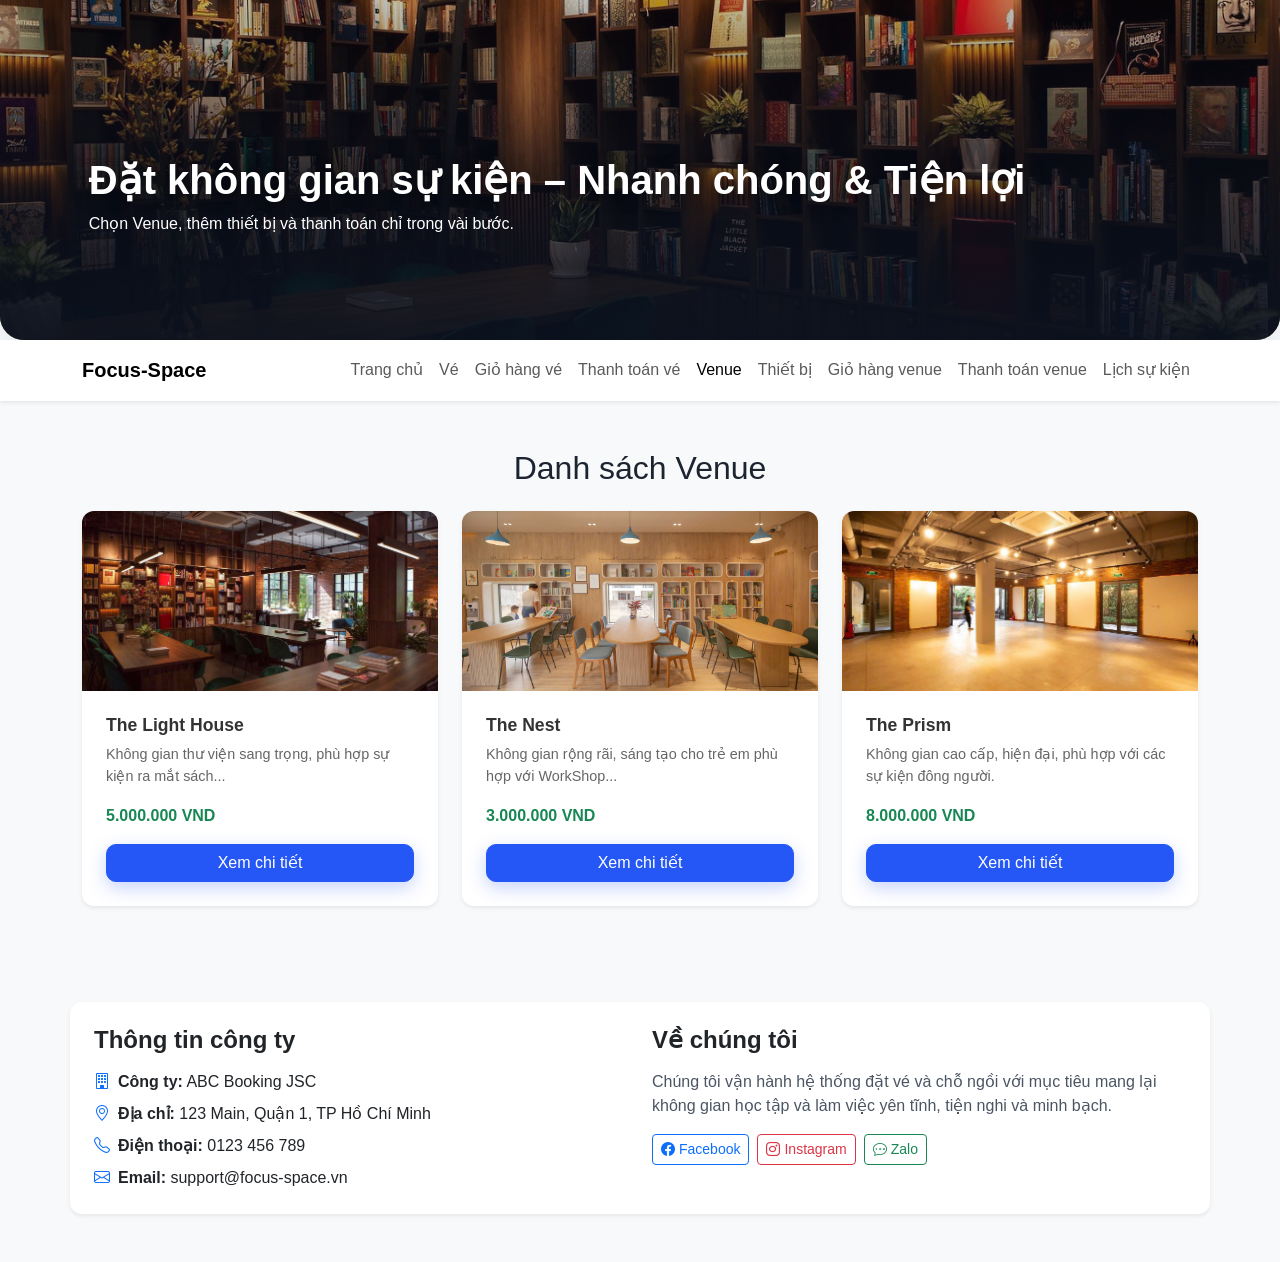
<file: Frontend/venues.html>
<!doctype html>
<html lang="vi">
<head>
  <meta charset="utf-8" />
  <meta name="viewport" content="width=device-width,initial-scale=1" />
  <title>Focus-Space</title>

  <!-- Bootstrap & Icons -->
  <link href="https://cdn.jsdelivr.net/npm/bootstrap@5.3.3/dist/css/bootstrap.min.css" rel="stylesheet">
  <link href="https://cdn.jsdelivr.net/npm/bootstrap-icons@1.11.3/font/bootstrap-icons.css" rel="stylesheet">
  <link rel="stylesheet" href="./assets/css/styles.css">

  <!-- HERO -->
  <section class="hero d-flex align-items-end">
    <div class="container py-5">
      <h1 class="hero-title display-6 mb-2">Đặt không gian sự kiện – Nhanh chóng & Tiện lợi</h1>
      <p class="mb-0">Chọn Venue, thêm thiết bị và thanh toán chỉ trong vài bước.</p>
    </div>
  </section>

  <!-- NAVBAR -->
  <nav class="navbar navbar-expand-lg navbar-light bg-white shadow-sm sticky-top">
    <div class="container">
      <a class="navbar-brand fw-semibold" href="#">Focus-Space</a>
      <button class="navbar-toggler" data-bs-toggle="collapse" data-bs-target="#nav">
        <span class="navbar-toggler-icon"></span>
      </button>

      <div id="nav" class="collapse navbar-collapse">
        <ul class="navbar-nav ms-auto">
          <li class="nav-item"><a class="nav-link" href="index.html">Trang chủ</a></li>
          <li class="nav-item"><a class="nav-link" href="tickets.html">Vé</a></li>
          <li class="nav-item"><a class="nav-link" href="cart.html">Giỏ hàng vé</a></li>
          <li class="nav-item"><a class="nav-link" href="transactions.html">Thanh toán vé</a></li>
          <li class="nav-item"><a class="nav-link active" href="venues.html">Venue</a></li>
          <li class="nav-item"><a class="nav-link" href="devices.html">Thiết bị</a></li>
          <li class="nav-item"><a class="nav-link" href="booking.html">Giỏ hàng venue</a></li>
          <li class="nav-item"><a class="nav-link" href="transactions_venue.html">Thanh toán venue</a></li>
          <li class="nav-item"><a class="nav-link" href="history.html">Lịch sự kiện</a></li>
        </ul>
      </div>
    </div>
  </nav>

  <!-- Venue list -->
  <div class="container py-5">
    <h2 class="text-center mb-4">Danh sách Venue</h2>
    <div class="row g-4">

      <!-- Venue 1 -->
      <div class="col-md-4">
        <div class="card h-100 shadow-sm">
          <img src="./assets/img/L1.jpg" class="card-img-top" alt="Venue">
          <div class="card-body">
            <h5 class="card-title">The Light House</h5>
            <p class="card-text">Không gian thư viện sang trọng, phù hợp sự kiện ra mắt sách...</p>
            <p><strong>5.000.000 VND</strong></p>
            <a href="venue_light.html" class="btn btn-primary w-100">Xem chi tiết</a>
          </div>
        </div>
      </div>

      <!-- Venue 2 -->
      <div class="col-md-4">
        <div class="card h-100 shadow-sm">
          <img src="./assets/img/N6.jpg" class="card-img-top" alt="Venue">
          <div class="card-body">
            <h5 class="card-title">The Nest</h5>
            <p class="card-text">Không gian rộng rãi, sáng tạo cho trẻ em phù hợp với WorkShop...</p>
            <p><strong>3.000.000 VND</strong></p>
            <a href="venue_nest.html" class="btn btn-primary w-100">Xem chi tiết</a>
          </div>
        </div>
      </div>

      <!-- Venue 3 -->
      <div class="col-md-4">
        <div class="card h-100 shadow-sm">
          <img src="./assets/img/P1.jpg" class="card-img-top" alt="Venue">
          <div class="card-body">
            <h5 class="card-title">The Prism</h5>
            <p class="card-text">Không gian cao cấp, hiện đại, phù hợp với các sự kiện đông người.</p>
            <p><strong>8.000.000 VND</strong></p>
            <a href="venue_prism.html" class="btn btn-primary w-100">Xem chi tiết</a>
          </div>
        </div>
      </div>

    </div>
  </div>
<!-- TRANG TĨNH: THÔNG TIN CÔNG TY + MXH -->
  <section id="about" class="section container py-5">
    <div class="card shadow-sm border-0">
      <div class="card-body p-4">
        <div class="row g-4">
          <!-- Cột 1: Liên hệ -->
          <div class="col-md-6">
            <h4 class="fw-bold mb-3">Thông tin công ty</h4>
            <p class="mb-2"><i class="bi bi-building text-primary me-2"></i><b>Công ty:</b> ABC Booking JSC</p>
            <p class="mb-2"><i class="bi bi-geo-alt text-primary me-2"></i><b>Địa chỉ:</b> 123 Main, Quận 1, TP Hồ Chí Minh</p>
            <p class="mb-2"><i class="bi bi-telephone text-primary me-2"></i><b>Điện thoại:</b> 0123 456 789</p>
            <p class="mb-0"><i class="bi bi-envelope text-primary me-2"></i><b>Email:</b> support@focus-space.vn</p>
          </div>
          <!-- Cột 2: Giới thiệu + MXH -->
          <div class="col-md-6">
            <h4 class="fw-bold mb-3">Về chúng tôi</h4>
            <p class="text-muted-ink">Chúng tôi vận hành hệ thống đặt vé và chỗ ngồi với mục tiêu mang lại không gian học tập và làm việc yên tĩnh, tiện nghi và minh bạch.</p>
            <div class="d-flex flex-wrap gap-2 mt-2">
              <a class="btn btn-outline-primary btn-sm" href="https://facebook.com/" target="_blank" rel="noopener"><i class="bi bi-facebook me-1"></i>Facebook</a>
              <a class="btn btn-outline-danger btn-sm" href="https://instagram.com/" target="_blank" rel="noopener"><i class="bi bi-instagram me-1"></i>Instagram</a>
              <a class="btn btn-outline-success btn-sm" href="https://zalo.me/" target="_blank" rel="noopener"><i class="bi bi-chat-dots me-1"></i>Zalo</a>
            </div>
          </div>
        </div>
      </div>
    </div>
  </section>
  <!-- Bootstrap JS -->
  <script src="https://cdn.jsdelivr.net/npm/bootstrap@5.3.3/dist/js/bootstrap.bundle.min.js"></script>
</body>
</html>
</file>
<file: Frontend/assets/css/styles.css>
/* ===========================
   Focus‑Space • Styles
   Author: you ✨
   NOTE: File này bám theo index.html đã gửi
   =========================== */

/* ---- Tokens (màu sắc + radius) ---- */
:root {
  --fs-primary: #2457f5;
  --fs-primary-600: #1d47c5;
  --fs-ink: #1b2430;
  --fs-ink-2: #4b5563;
  --fs-bg: #f5f7fb;
  --fs-card: #ffffff;
  --fs-border: #e5e7eb;
  --fs-success: #16a34a;
  --fs-danger: #ef4444;

  --fs-radius: 14px;
  --fs-radius-sm: 10px;
  --fs-shadow: 0 10px 30px rgba(2, 8, 20, .08);
  --fs-shadow-soft: 0 6px 18px rgba(2, 8, 20, .06);
}

/* ---- Base ---- */
html { scroll-behavior: smooth; }
body {
  color: var(--fs-ink);
  background: var(--fs-bg);
}

a { text-decoration: none; }
a:hover { opacity: .9; }

.text-muted-ink { color: var(--fs-ink-2) !important; }

.section {
  padding: 56px 0;
  scroll-margin-top: 80px; /* để không bị navbar che */
}

.card {
  border: 1px solid var(--fs-border);
  border-radius: var(--fs-radius);
  box-shadow: var(--fs-shadow-soft);
}

.card .card-body { padding: 24px; }

/* ---- Navbar ---- */
.navbar {
  backdrop-filter: saturate(140%) blur(6px);
}
.navbar .nav-link {
  padding: .65rem .9rem;
  border-radius: 10px;
}
.navbar .nav-link:hover,
.navbar .nav-link:focus {
  background: rgba(36, 87, 245, .08);
}

/* ---- Hero ---- */
.hero {
  position: relative;
  min-height: 340px;
  padding: 56px 6%;
  display: grid;
  align-items: end;
  color: #fff;
  background: #0b1220 url("../img/kgd.jpg") center/cover no-repeat;
  border-radius: 0 0 24px 24px;
  box-shadow: var(--fs-shadow);
  overflow: hidden;
}
.hero::before {
  content: "";
  position: absolute; inset: 0;
  background: linear-gradient(180deg, rgba(11,18,32,.25) 0%, rgba(11,18,32,.72) 70%, rgba(11,18,32,.9) 100%);
}
.hero > * {
  position: relative; z-index: 1;
}
.hero-title {
  font-weight: 700;
  text-shadow: 0 2px 20px rgba(0,0,0,.4);
}
.hero-subtitle {
  color: #dbe3ff;
  max-width: 720px;
}

/* ---- Badge tiện ích ---- */
.badge.bg-light.text-dark {
  border-radius: 100px;
  border-color: var(--fs-border) !important;
  padding: .45rem .7rem;
}

/* ---- Buttons ---- */
.btn-primary {
  --bs-btn-bg: var(--fs-primary);
  --bs-btn-border-color: var(--fs-primary);
  --bs-btn-hover-bg: var(--fs-primary-600);
  --bs-btn-hover-border-color: var(--fs-primary-600);
  --bs-btn-focus-shadow-rgb: 36, 87, 245;
  border-radius: 10px;
  box-shadow: 0 6px 18px rgba(36, 87, 245, .25);
}
.btn-outline-secondary {
  border-radius: 10px;
}

/* ---- Gallery (album hình) ---- */
.object-fit-cover { object-fit: cover; }

/* ---- Seat map (bản đồ chỗ ngồi) ---- */
#seatLegend .legend {
  display: inline-block;
  width: 16px; height: 16px;
  border-radius: 4px; margin-right: 6px;
  vertical-align: middle;
  box-shadow: inset 0 0 0 1px rgba(0,0,0,.08);
}
.seat { width: 26px; height: 26px; border-radius: 6px; }
.seat-map {
  --gap: 8px;
  display: grid;
  grid-template-columns: repeat(14, 26px);
  gap: var(--gap);
  padding: 16px;
  background: #fff;
  border-radius: var(--fs-radius);
  border: 1px solid var(--fs-border);
  box-shadow: var(--fs-shadow);
}
.seat.available { background: #eef3ff; border: 1px solid #cfe0ff; cursor: pointer; }
.seat.available:hover { background: #e2ebff; }
.seat.selected { background: var(--fs-primary); border: 1px solid var(--fs-primary-600); }
.seat.sold { background: #f2f4f7; border: 1px solid #d1d5db; cursor: not-allowed; }

#seatLegend .available { background: #eef3ff; border: 1px solid #cfe0ff; }
#seatLegend .selected  { background: var(--fs-primary); }
#seatLegend .sold      { background: #f2f4f7; border: 1px solid #d1d5db; }

/* ---- Ticket cards ---- */
#ticketList .card {
  transition: transform .15s ease, box-shadow .15s ease;
}
#ticketList .card:hover {
  transform: translateY(-3px);
  box-shadow: var(--fs-shadow);
}

/* ---- Venues ---- */
#venuesList .card {
  height: 100%;
}

/* ---- Footer ---- */
.site-footer {
  background: #fff;
  border-top: 1px solid var(--fs-border);
  border-radius: var(--fs-radius) var(--fs-radius) 0 0;
  box-shadow: var(--fs-shadow-soft);
}

/* ---- Utilities ---- */
.shadow-soft { box-shadow: var(--fs-shadow-soft) !important; }
.rounded-xl { border-radius: 18px; }

/* ---- Responsive tweaks ---- */
@media (max-width: 991.98px) {
  .hero { min-height: 300px; padding: 48px 5%; }
  .seat-map { grid-template-columns: repeat(12, 26px); }
}
@media (max-width: 575.98px) {
  .hero { min-height: 260px; padding: 40px 5%; }
  .hero-title { font-size: 1.5rem; }
  .seat-map { grid-template-columns: repeat(10, 24px); gap: 6px; }
  .seat { width: 24px; height: 24px; }
}

.layout {
  display: flex;
  justify-content: center;
  margin: 20px auto;
}

.room {
  width: 1000px;
  height: 700px;
  border: 6px solid #333;
  border-radius: 12px;
  background: #fdfdfd;
  padding: 20px;
  display: grid;
  grid-template-columns: repeat(3, 1fr);
  grid-gap: 25px;
  position: relative;
}

/* Zone chung */
.zone {
  background: #f8f9fa;
  border: 2px dashed #ccc;
  padding: 10px;
  border-radius: 10px;
  text-align: center;
}

.zone-label {
  font-weight: bold;
  margin-bottom: 8px;
  font-size: 15px;
}

/* Ghế */
.seat {
  width: 45px;
  height: 45px;
  border: 2px solid #007bff;
  border-radius: 6px;
  margin: 4px;
  display: inline-flex;
  align-items: center;
  justify-content: center;
  background: #fff;
  cursor: pointer;
  transition: 0.2s;
}

.seat:hover { background: #e7f1ff; }

/* Màu từng khu */
.sofa { background: #e6f7ff; }
.table { background: #86cd88; }
.group { background: #f3e6ff; }
.inner { background: #e6ffe6; }
.shelf { background: #f9e6e6; }
.reception { background: #fff3e6; }

/* Cửa */
.door {
  margin-top: 10px;
  font-size: 14px;
  color: #444;
}
.table-area {
  border: 1px dashed #75baec;
  border-radius: 6px;
  padding: 12px;
  margin: 15px;
  background: #788ff4;
  display: flex;
  flex-direction: column;
  align-items: center;
  justify-content: center;
  min-height: 150px;
  position: relative; /* để đặt bàn ở giữa */
}

.table-label {
  font-weight: bold;
  text-align: center;
  margin-bottom: 10px;
}

/* Ghế xếp hàng ngang/dọc */
.table-area .row {
  display: flex;
  justify-content: center;
  gap: 20px;
}
.table-area .col {
  display: flex;
  flex-direction: column;
  gap: 10px;
  align-items: center;
}

.zone {
  border: px dashed #ccc;
  border-radius: 6px;
  padding: 12px;
  min-height: 120px;
  min-width: 200px;
  display: flex;
  flex-direction: column;
  justify-content: center;   /* ghế vào giữa */
  align-items: center;
  position: relative;
}

.table-small {
  width: 40%;
  height: 40px;   /* sofa, kệ */
  top: 50%;
  left: 50%;
  transform: translate(-50%, -50%);
}

/* Ghế luôn nổi trên bàn */
.seat {
  z-index: 1;
}

/* Inner nhỏ gọn lại */
.inner-area {
  border: 1px dashed #ccc;
  border-radius: 10px;
  background: #e6ffe6;
  padding: 30px;
  width: 300px;       /* thu nhỏ chiều rộng */
  min-height: 100px;  /* chiều cao vừa đủ */
  display: flex;
  flex-direction: column;
  justify-content: center;
  align-items: center;
  position: relative;
}
.seatmap-title {
  text-align: center;
  font-size: 22px;
  font-weight: bold;
  margin-bottom: 16px;
  color: #333;
  font-family: "Segoe UI", sans-serif;
}

/* Container tổng */
.seatmap-container {
  border: 6px solid #333;
  border-radius: 8px;
  padding: 20px;
  margin: 20px auto;
  width: 90%;
  max-width: 1000px;
  background: #fff;
}

/* Tiêu đề */
.seatmap-title {
  text-align: center;
  font-size: 22px;
  font-weight: bold;
  margin-bottom: 16px;
  color: #222;
}

/* Bàn dài */
.table-row {
  margin: 25px 0;
  text-align: center;
}

.table {
  background: #c5e6b8;
  border-radius: 6px;
  padding: 20px;
  display: inline-block;
  text-align: center;
  min-width: 500px;
}

.table-name {
  font-weight: bold;
  margin-bottom: 12px;
}

.seats {
  display: flex;
  justify-content: space-around;
  gap: 40px;
}

.seats {
  display: flex;
  flex-direction: column; /* 2 hàng ghế: trên - dưới */
  gap: 15px;
  align-items: center;
}

.side {
  display: flex;
  flex-direction: row;   /* Ghế nằm ngang */
  gap: 10px;
  justify-content: center;
}


/* Lễ tân */
.reception {
  margin: 25px auto;
  background: #fdecec;
  border: 1px #c77;
  border-radius: 6px;
  padding: 8px 15px;
  text-align: center;
  font-size: 14px;
  font-weight: bold;
  display: inline-block;
}

/* Cửa ra vào */
.door {
  margin-top: 10px;
  font-size: 14px;
  font-weight: bold;
  color: #a34;
  text-align: left;
}

.card {
  border-radius: 10px;
}

.card-header {
  font-size: 1.1rem;
  text-align: center;
}

.seat {
  width: 45px;
  height: 45px;
  margin: 5px;
  border-radius: 6px;
  display: inline-flex;
  align-items: center;
  justify-content: center;
  font-size: 14px;
  cursor: pointer;
  border: 1px solid #aaa;
  transition: 0.3s;
}

.seat.available {
  background: #f8f9fa;
}
.seat.available:hover {
  background: #0d6efd;
  color: white;
}

.seat.selected {
  background: #0d6efd;
  color: white;
}

.seat.sold {
  background: #dc3545;
  color: white;
  cursor: not-allowed;
}
.seat.available {
  background-color: green;
  color: white;
}
.seat.booked {
  background-color: rgb(42, 155, 207);
  color: white;
  pointer-events: none; /* không click được */
}

.seat {
  display: inline-block;
  width: 50px;
  height: 50px;
  line-height: 50px;
  text-align: center;
  border-radius: 6px;
  font-weight: bold;
  cursor: pointer;
  color: #fff;
  margin: 5px;
}

.seat.available { background: #28a745; }  /* xanh: trống */
.seat.selected  { background: #007bff; }  /* xanh dương: đang chọn */
.seat.sold      { background: #dc3545; cursor: not-allowed; } /* đỏ: bận */

/* Toàn trang */
body {
  background-color: #f8f9fa;
  font-family: 'Segoe UI', Tahoma, sans-serif;
}

/* Card thiết bị */
.card {
  border: none;
  border-radius: 12px;
  transition: transform 0.2s ease, box-shadow 0.2s ease;
}

.card:hover {
  transform: translateY(-5px);
  box-shadow: 0 6px 20px rgba(0,0,0,0.1);
}

/* Ảnh card */
.card img {
  height: 180px;          /* chiều cao đồng đều */
  object-fit: cover;      /* ảnh không méo */
  border-top-left-radius: 12px;
  border-top-right-radius: 12px;
}

/* Tiêu đề */
.card-title {
  font-size: 1.1rem;
  font-weight: 600;
  margin-bottom: 0.5rem;
  color: #333;
}

/* Nội dung */
.card-text {
  font-size: 0.9rem;
  color: #666;
  min-height: 40px; /* giữ cho text đều hàng */
}

/* Giá */
.card-body p strong {
  color: #198754; /* xanh lá Bootstrap */
  font-size: 1rem;
}

/* Nút */
.card .btn-success {
  background-color: #198754;
  border: none;
  border-radius: 8px;
  font-weight: 500;
  transition: all 0.2s;
}

.card .btn-success:hover {
  background-color: #157347;
  transform: scale(1.02);
}
</file>
